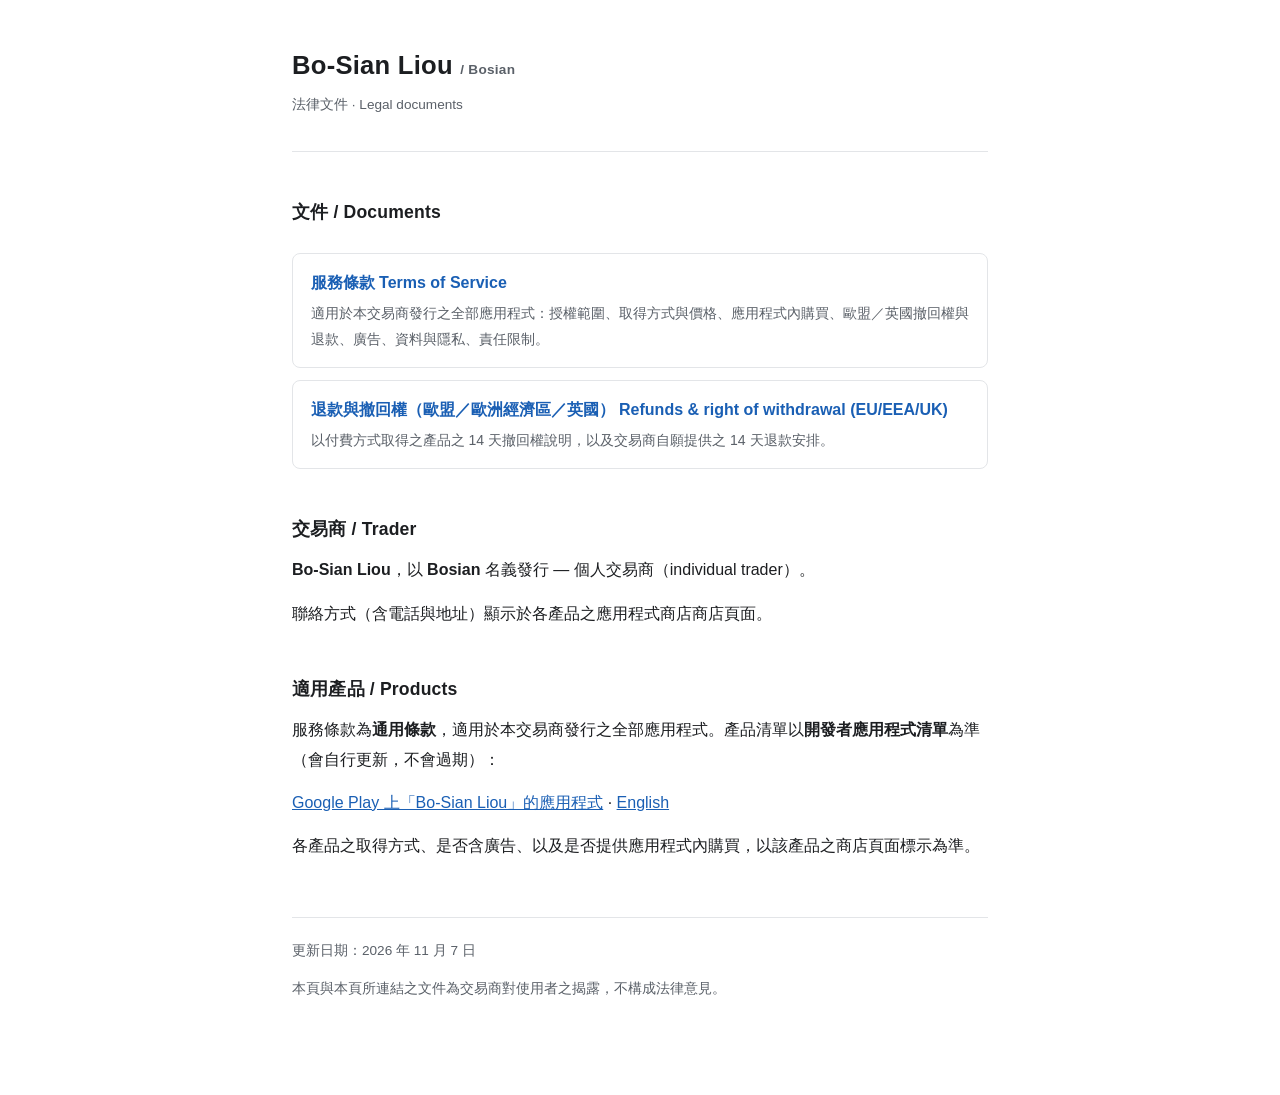
<file: index.html>
<!DOCTYPE html>
<html lang="zh-Hant">
<head>
<meta charset="utf-8">
<meta name="viewport" content="width=device-width, initial-scale=1">
<title>Bo-Sian Liou (Bosian) — 法律文件 / Legal documents</title>
<meta name="description" content="Bo-Sian Liou（Bosian）所發行應用程式之法律文件：服務條款、退款與撤回權。">
<link rel="stylesheet" href="assets/style.css">
</head>
<body>
<div class="wrap">

<header class="doc">
  <h1>Bo-Sian Liou <span class="meta">/ Bosian</span></h1>
  <p class="meta">法律文件 · Legal documents</p>
</header>

<h2>文件 / Documents</h2>

<ul class="doc-list">
  <li>
    <a href="terms.html">服務條款</a>
    <a href="terms.en.html" style="font-weight:600">Terms of Service</a>
    <span>適用於本交易商發行之全部應用程式：授權範圍、取得方式與價格、應用程式內購買、歐盟／英國撤回權與退款、廣告、資料與隱私、責任限制。</span>
  </li>
  <li>
    <a href="refund.html">退款與撤回權（歐盟／歐洲經濟區／英國）</a>
    <a href="refund.en.html" style="font-weight:600">Refunds &amp; right of withdrawal (EU/EEA/UK)</a>
    <span>以付費方式取得之產品之 14 天撤回權說明，以及交易商自願提供之 14 天退款安排。</span>
  </li>
</ul>

<h2>交易商 / Trader</h2>

<p><strong>Bo-Sian Liou</strong>，以 <strong>Bosian</strong> 名義發行 — 個人交易商（individual trader）。</p>

<p>聯絡方式（含電話與地址）顯示於各產品之應用程式商店商店頁面。</p>

<h2>適用產品 / Products</h2>

<p>服務條款為<strong>通用條款</strong>，適用於本交易商發行之全部應用程式。產品清單以<strong>開發者應用程式清單</strong>為準（會自行更新，不會過期）：</p>

<p><a href="https://play.google.com/store/apps/developer?id=Bo-Sian+Liou">Google Play 上「Bo-Sian Liou」的應用程式</a> ·
<a href="https://play.google.com/store/apps/developer?id=Bo-Sian+Liou&hl=en">English</a></p>

<p>各產品之取得方式、是否含廣告、以及是否提供應用程式內購買，以該產品之商店頁面標示為準。</p>

<footer class="doc">
  <p>更新日期：2026 年 11 月 7 日</p>
  <p>本頁與本頁所連結之文件為交易商對使用者之揭露，不構成法律意見。</p>
</footer>

</div>
</body>
</html>
</file>
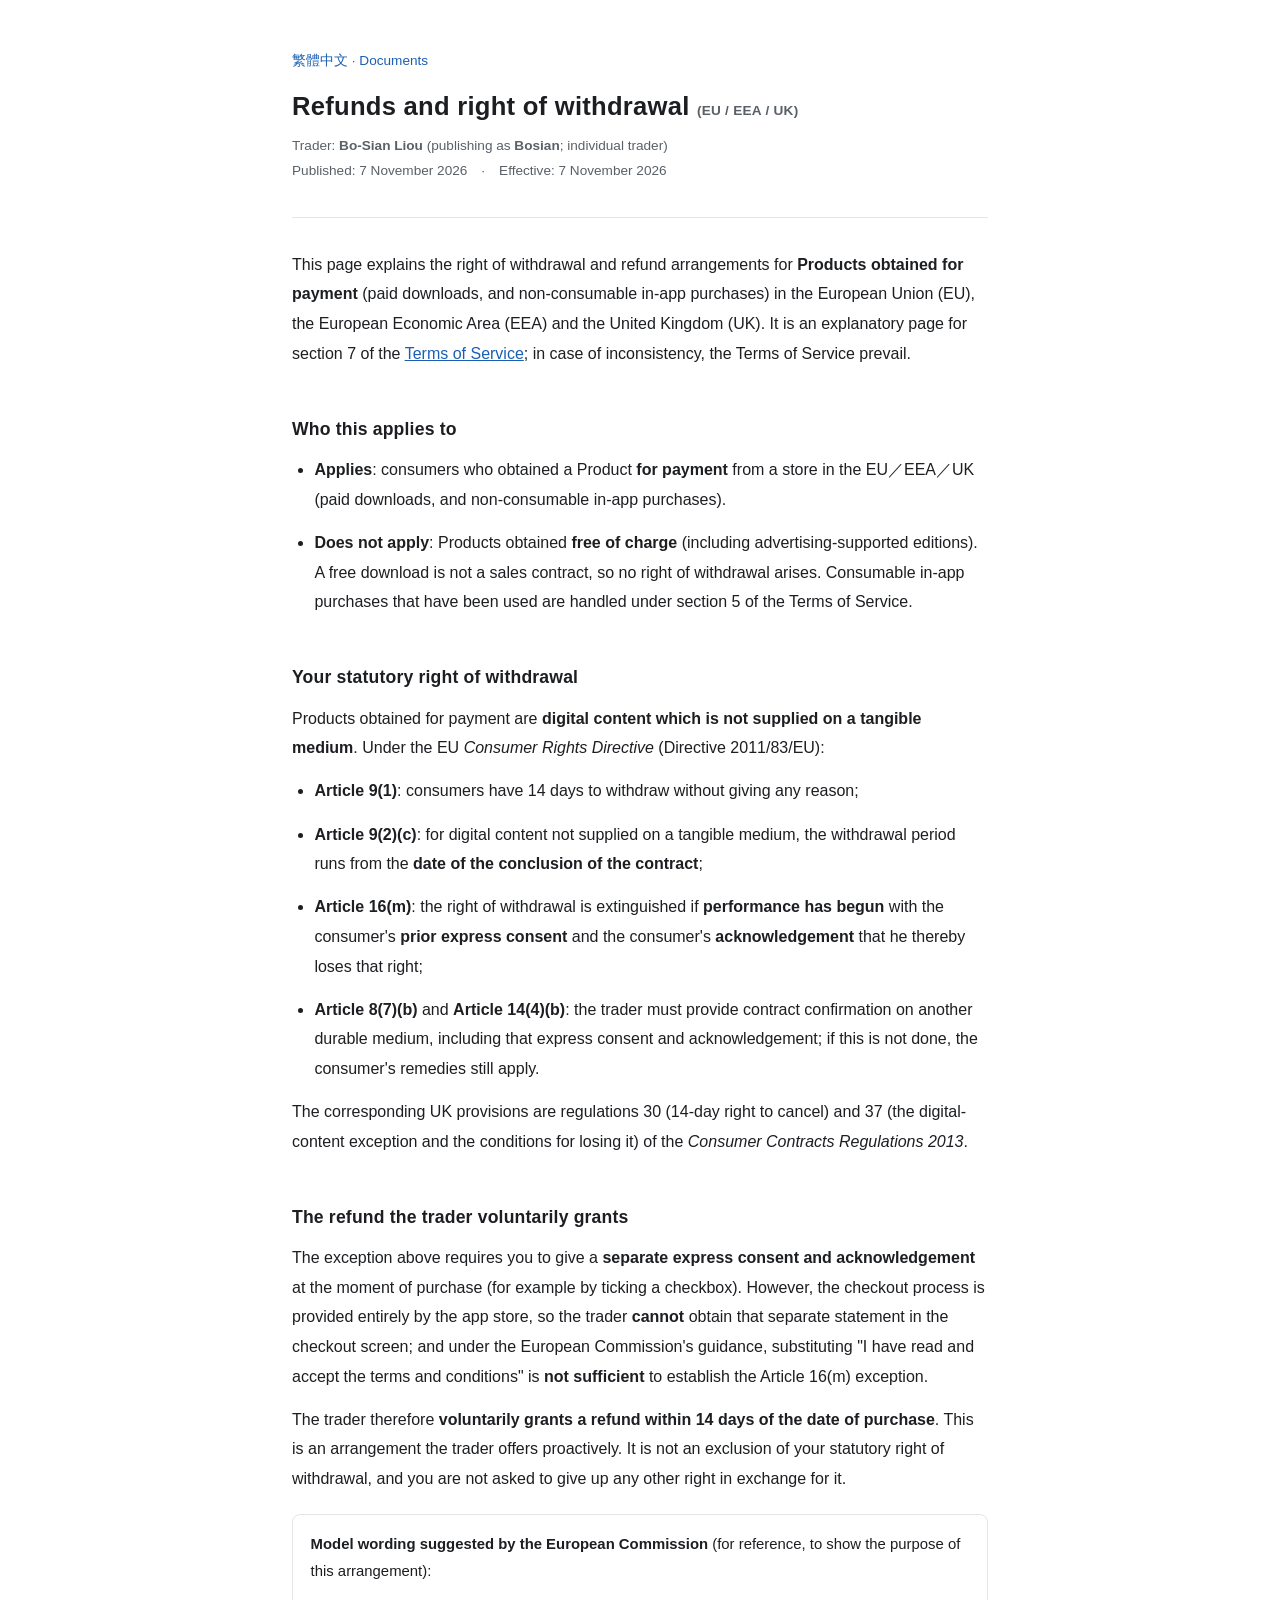
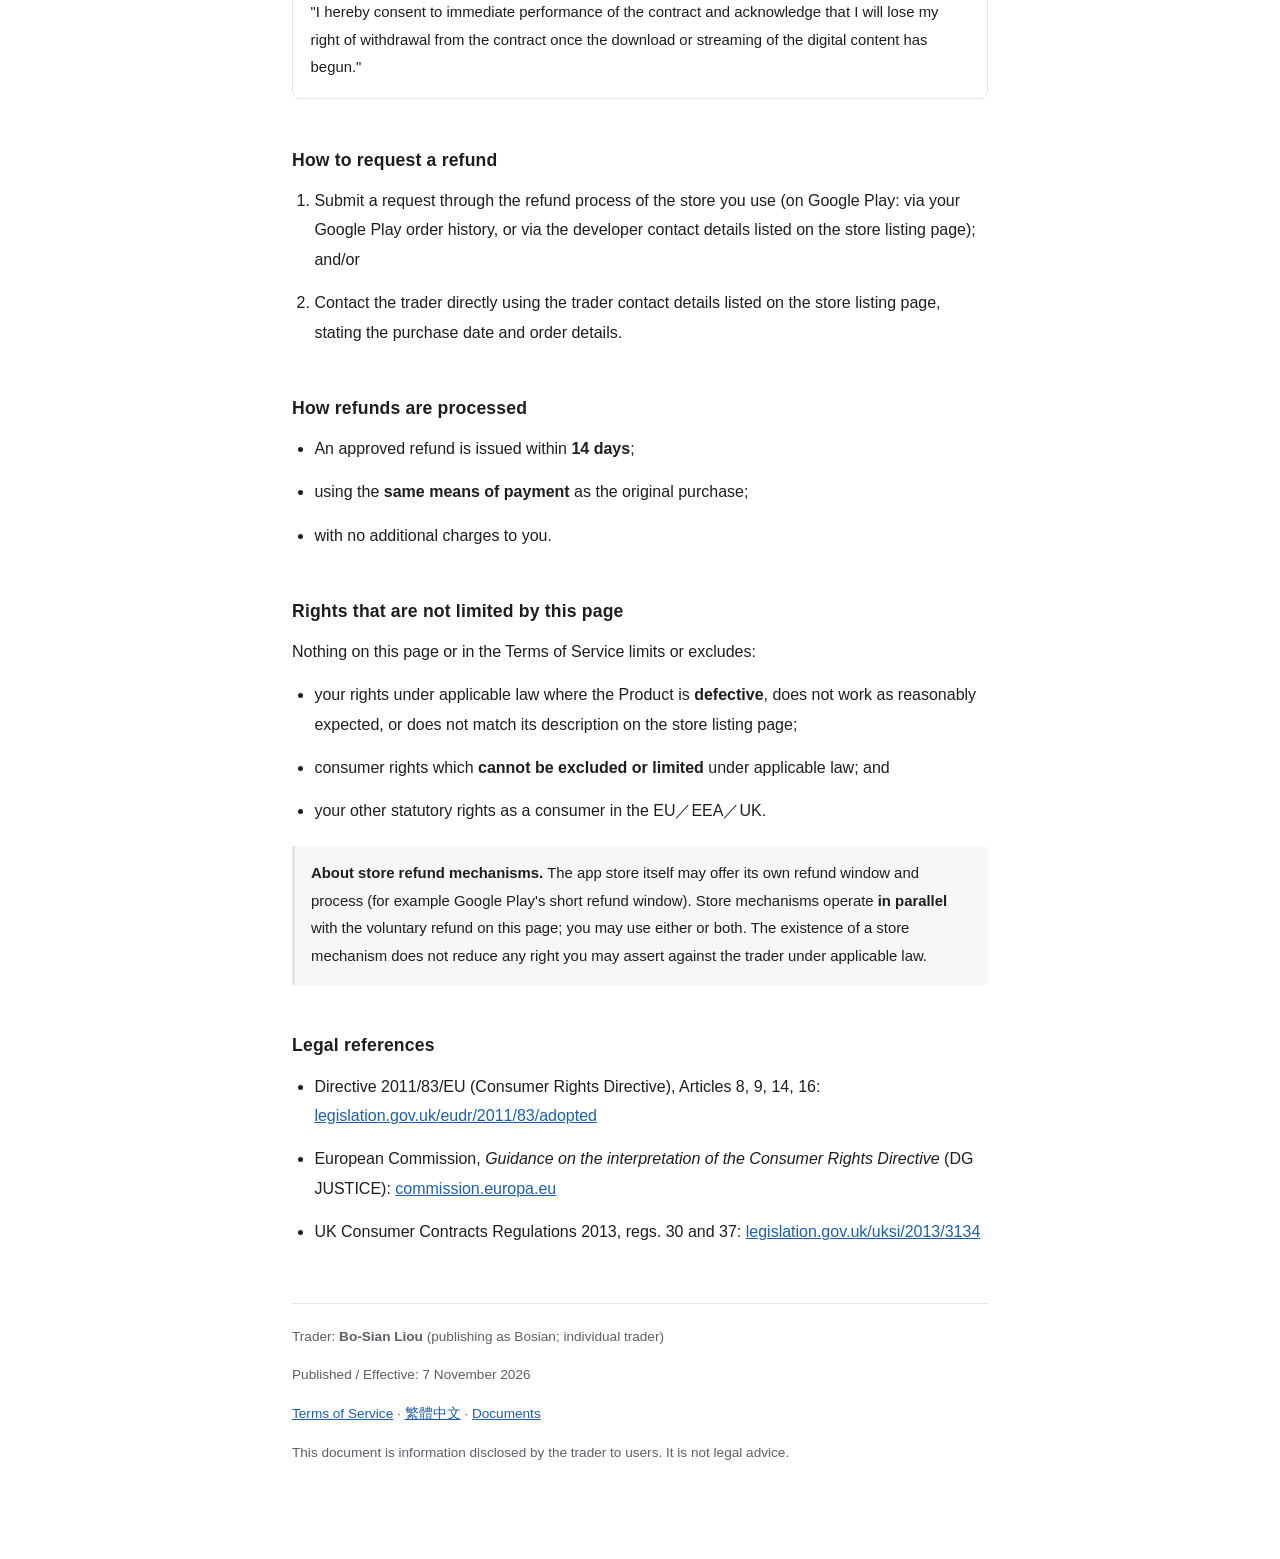
<file: refund.en.html>
<!DOCTYPE html>
<html lang="en">
<head>
<meta charset="utf-8">
<meta name="viewport" content="width=device-width, initial-scale=1">
<title>Refunds and right of withdrawal (EU/UK) — Bosian</title>
<meta name="description" content="Right of withdrawal and refund arrangements for Countdown Life (paid download) in the EU, EEA and UK.">
<link rel="stylesheet" href="assets/style.css">
</head>
<body>
<div class="wrap">

<header class="doc">
  <p class="lang"><a href="refund.html">繁體中文</a> · <a href="index.html">Documents</a></p>
  <h1>Refunds and right of withdrawal <span class="meta">(EU / EEA / UK)</span></h1>
  <p class="meta">Trader: <strong>Bo-Sian Liou</strong> (publishing as <strong>Bosian</strong>; individual trader)<br>
  Published: 7 November 2026　·　Effective: 7 November 2026</p>
</header>

<p>This page explains the right of withdrawal and refund arrangements for <strong>Products obtained for payment</strong> (paid downloads, and non-consumable in-app purchases) in the European Union (EU), the European Economic Area (EEA) and the United Kingdom (UK). It is an explanatory page for section 7 of the <a href="terms.en.html">Terms of Service</a>; in case of inconsistency, the Terms of Service prevail.</p>

<h2>Who this applies to</h2>

<ul>
  <li><strong>Applies</strong>: consumers who obtained a Product <strong>for payment</strong> from a store in the EU／EEA／UK (paid downloads, and non-consumable in-app purchases).</li>
  <li><strong>Does not apply</strong>: Products obtained <strong>free of charge</strong> (including advertising-supported editions). A free download is not a sales contract, so no right of withdrawal arises. Consumable in-app purchases that have been used are handled under section 5 of the Terms of Service.</li>
</ul>

<h2>Your statutory right of withdrawal</h2>

<p>Products obtained for payment are <strong>digital content which is not supplied on a tangible medium</strong>. Under the EU <em>Consumer Rights Directive</em> (Directive 2011/83/EU):</p>

<ul>
  <li><strong>Article 9(1)</strong>: consumers have 14 days to withdraw without giving any reason;</li>
  <li><strong>Article 9(2)(c)</strong>: for digital content not supplied on a tangible medium, the withdrawal period runs from the <strong>date of the conclusion of the contract</strong>;</li>
  <li><strong>Article 16(m)</strong>: the right of withdrawal is extinguished if <strong>performance has begun</strong> with the consumer's <strong>prior express consent</strong> and the consumer's <strong>acknowledgement</strong> that he thereby loses that right;</li>
  <li><strong>Article 8(7)(b)</strong> and <strong>Article 14(4)(b)</strong>: the trader must provide contract confirmation on another durable medium, including that express consent and acknowledgement; if this is not done, the consumer's remedies still apply.</li>
</ul>

<p>The corresponding UK provisions are regulations 30 (14-day right to cancel) and 37 (the digital-content exception and the conditions for losing it) of the <em>Consumer Contracts Regulations 2013</em>.</p>

<h2>The refund the trader voluntarily grants</h2>

<p>The exception above requires you to give a <strong>separate express consent and acknowledgement</strong> at the moment of purchase (for example by ticking a checkbox). However, the checkout process is provided entirely by the app store, so the trader <strong>cannot</strong> obtain that separate statement in the checkout screen; and under the European Commission's guidance, substituting "I have read and accept the terms and conditions" is <strong>not sufficient</strong> to establish the Article 16(m) exception.</p>

<p>The trader therefore <strong>voluntarily grants a refund within 14 days of the date of purchase</strong>. This is an arrangement the trader offers proactively. It is not an exclusion of your statutory right of withdrawal, and you are not asked to give up any other right in exchange for it.</p>

<div class="callout">
<p><strong>Model wording suggested by the European Commission</strong> (for reference, to show the purpose of this arrangement):</p>
<p>"I hereby consent to immediate performance of the contract and acknowledge that I will lose my right of withdrawal from the contract once the download or streaming of the digital content has begun."</p>
</div>

<h2>How to request a refund</h2>

<ol>
  <li>Submit a request through the refund process of the store you use (on Google Play: via your Google Play order history, or via the developer contact details listed on the store listing page); and/or</li>
  <li>Contact the trader directly using the trader contact details listed on the store listing page, stating the purchase date and order details.</li>
</ol>

<h2>How refunds are processed</h2>

<ul>
  <li>An approved refund is issued within <strong>14 days</strong>;</li>
  <li>using the <strong>same means of payment</strong> as the original purchase;</li>
  <li>with no additional charges to you.</li>
</ul>

<h2>Rights that are not limited by this page</h2>

<p>Nothing on this page or in the Terms of Service limits or excludes:</p>

<ul>
  <li>your rights under applicable law where the Product is <strong>defective</strong>, does not work as reasonably expected, or does not match its description on the store listing page;</li>
  <li>consumer rights which <strong>cannot be excluded or limited</strong> under applicable law; and</li>
  <li>your other statutory rights as a consumer in the EU／EEA／UK.</li>
</ul>

<p class="note">
<strong>About store refund mechanisms.</strong> The app store itself may offer its own refund window and process (for example Google Play's short refund window). Store mechanisms operate <strong>in parallel</strong> with the voluntary refund on this page; you may use either or both. The existence of a store mechanism does not reduce any right you may assert against the trader under applicable law.
</p>

<h2>Legal references</h2>

<ul>
  <li>Directive 2011/83/EU (Consumer Rights Directive), Articles 8, 9, 14, 16: <a href="https://www.legislation.gov.uk/eudr/2011/83/adopted">legislation.gov.uk/eudr/2011/83/adopted</a></li>
  <li>European Commission, <em>Guidance on the interpretation of the Consumer Rights Directive</em> (DG JUSTICE): <a href="https://commission.europa.eu/law/law-topic/consumer-protection-law/consumer-contract-law/consumer-rights-directive_en">commission.europa.eu</a></li>
  <li>UK Consumer Contracts Regulations 2013, regs. 30 and 37: <a href="https://www.legislation.gov.uk/uksi/2013/3134/contents/made">legislation.gov.uk/uksi/2013/3134</a></li>
</ul>

<footer class="doc">
  <p>Trader: <strong>Bo-Sian Liou</strong> (publishing as Bosian; individual trader)</p>
  <p>Published / Effective: 7 November 2026</p>
  <p><a href="terms.en.html">Terms of Service</a> · <a href="refund.html">繁體中文</a> · <a href="index.html">Documents</a></p>
  <p>This document is information disclosed by the trader to users. It is not legal advice.</p>
</footer>

</div>
</body>
</html>
</file>
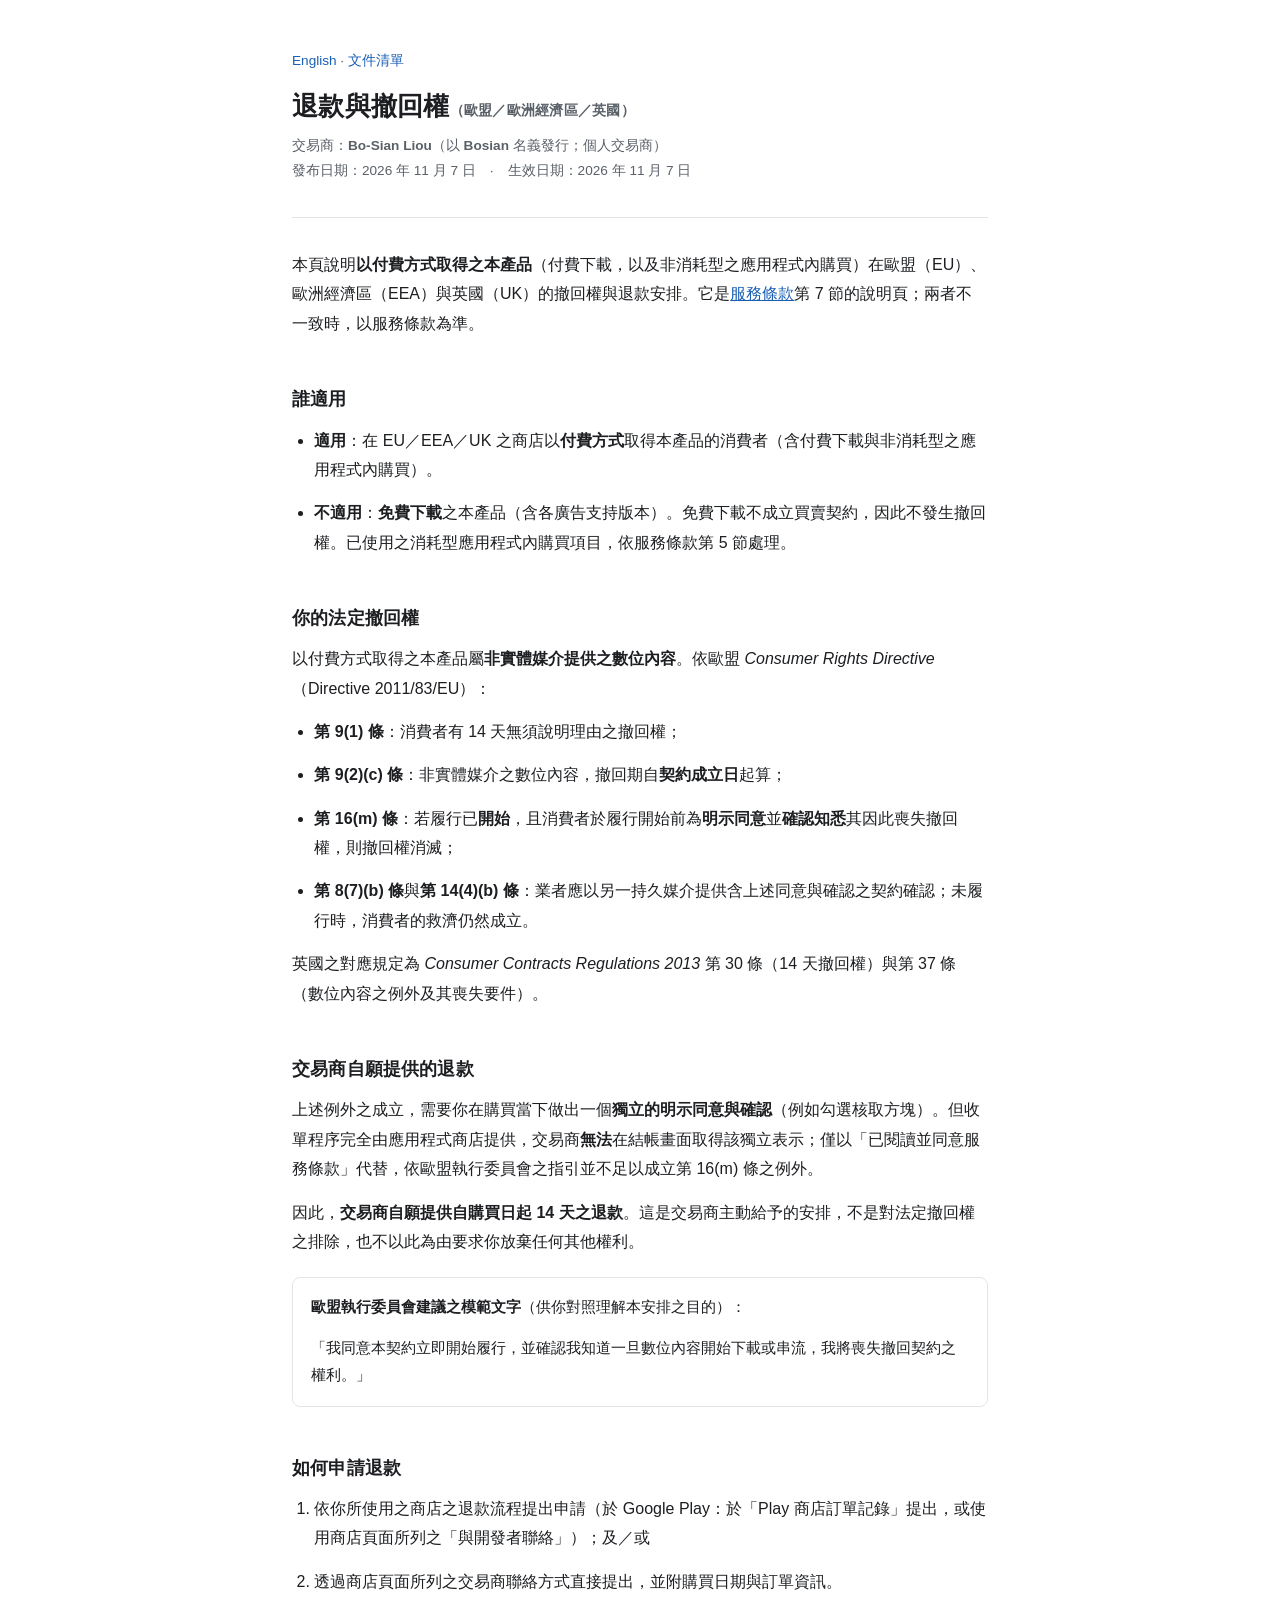
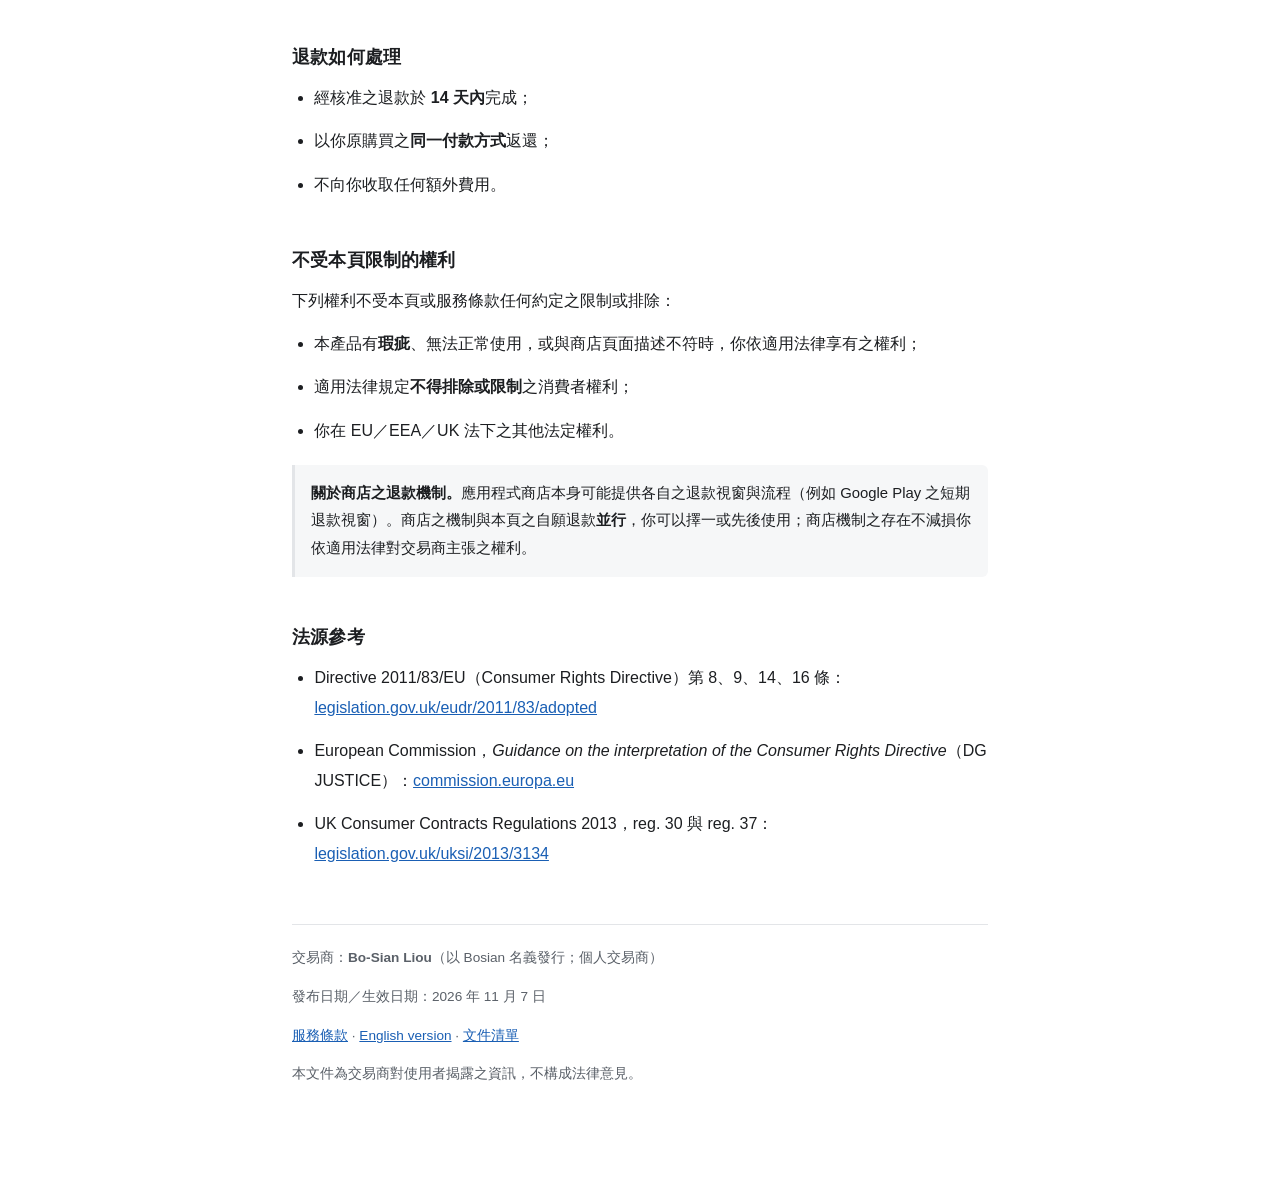
<file: refund.html>
<!DOCTYPE html>
<html lang="zh-Hant">
<head>
<meta charset="utf-8">
<meta name="viewport" content="width=device-width, initial-scale=1">
<title>退款與撤回權（歐盟／英國）— Bosian</title>
<meta name="description" content="倒數人生（付費下載）在歐盟、歐洲經濟區與英國的撤回權與退款說明。">
<link rel="stylesheet" href="assets/style.css">
</head>
<body>
<div class="wrap">

<header class="doc">
  <p class="lang"><a href="refund.en.html">English</a> · <a href="index.html">文件清單</a></p>
  <h1>退款與撤回權<span class="meta">（歐盟／歐洲經濟區／英國）</span></h1>
  <p class="meta">交易商：<strong>Bo-Sian Liou</strong>（以 <strong>Bosian</strong> 名義發行；個人交易商）<br>
  發布日期：2026 年 11 月 7 日　·　生效日期：2026 年 11 月 7 日</p>
</header>

<p>本頁說明<strong>以付費方式取得之本產品</strong>（付費下載，以及非消耗型之應用程式內購買）在歐盟（EU）、歐洲經濟區（EEA）與英國（UK）的撤回權與退款安排。它是<a href="terms.html">服務條款</a>第 7 節的說明頁；兩者不一致時，以服務條款為準。</p>

<h2>誰適用</h2>

<ul>
  <li><strong>適用</strong>：在 EU／EEA／UK 之商店以<strong>付費方式</strong>取得本產品的消費者（含付費下載與非消耗型之應用程式內購買）。</li>
  <li><strong>不適用</strong>：<strong>免費下載</strong>之本產品（含各廣告支持版本）。免費下載不成立買賣契約，因此不發生撤回權。已使用之消耗型應用程式內購買項目，依服務條款第 5 節處理。</li>
</ul>

<h2>你的法定撤回權</h2>

<p>以付費方式取得之本產品屬<strong>非實體媒介提供之數位內容</strong>。依歐盟 <em>Consumer Rights Directive</em>（Directive 2011/83/EU）：</p>

<ul>
  <li><strong>第 9(1) 條</strong>：消費者有 14 天無須說明理由之撤回權；</li>
  <li><strong>第 9(2)(c) 條</strong>：非實體媒介之數位內容，撤回期自<strong>契約成立日</strong>起算；</li>
  <li><strong>第 16(m) 條</strong>：若履行已<strong>開始</strong>，且消費者於履行開始前為<strong>明示同意</strong>並<strong>確認知悉</strong>其因此喪失撤回權，則撤回權消滅；</li>
  <li><strong>第 8(7)(b) 條</strong>與<strong>第 14(4)(b) 條</strong>：業者應以另一持久媒介提供含上述同意與確認之契約確認；未履行時，消費者的救濟仍然成立。</li>
</ul>

<p>英國之對應規定為 <em>Consumer Contracts Regulations 2013</em> 第 30 條（14 天撤回權）與第 37 條（數位內容之例外及其喪失要件）。</p>

<h2>交易商自願提供的退款</h2>

<p>上述例外之成立，需要你在購買當下做出一個<strong>獨立的明示同意與確認</strong>（例如勾選核取方塊）。但收單程序完全由應用程式商店提供，交易商<strong>無法</strong>在結帳畫面取得該獨立表示；僅以「已閱讀並同意服務條款」代替，依歐盟執行委員會之指引並不足以成立第 16(m) 條之例外。</p>

<p>因此，<strong>交易商自願提供自購買日起 14 天之退款</strong>。這是交易商主動給予的安排，不是對法定撤回權之排除，也不以此為由要求你放棄任何其他權利。</p>

<div class="callout">
<p><strong>歐盟執行委員會建議之模範文字</strong>（供你對照理解本安排之目的）：</p>
<p>「我同意本契約立即開始履行，並確認我知道一旦數位內容開始下載或串流，我將喪失撤回契約之權利。」</p>
</div>

<h2>如何申請退款</h2>

<ol>
  <li>依你所使用之商店之退款流程提出申請（於 Google Play：於「Play 商店訂單記錄」提出，或使用商店頁面所列之「與開發者聯絡」）；及／或</li>
  <li>透過商店頁面所列之交易商聯絡方式直接提出，並附購買日期與訂單資訊。</li>
</ol>

<h2>退款如何處理</h2>

<ul>
  <li>經核准之退款於 <strong>14 天內</strong>完成；</li>
  <li>以你原購買之<strong>同一付款方式</strong>返還；</li>
  <li>不向你收取任何額外費用。</li>
</ul>

<h2>不受本頁限制的權利</h2>

<p>下列權利不受本頁或服務條款任何約定之限制或排除：</p>

<ul>
  <li>本產品有<strong>瑕疵</strong>、無法正常使用，或與商店頁面描述不符時，你依適用法律享有之權利；</li>
  <li>適用法律規定<strong>不得排除或限制</strong>之消費者權利；</li>
  <li>你在 EU／EEA／UK 法下之其他法定權利。</li>
</ul>

<p class="note">
<strong>關於商店之退款機制。</strong>應用程式商店本身可能提供各自之退款視窗與流程（例如 Google Play 之短期退款視窗）。商店之機制與本頁之自願退款<strong>並行</strong>，你可以擇一或先後使用；商店機制之存在不減損你依適用法律對交易商主張之權利。
</p>

<h2>法源參考</h2>

<ul>
  <li>Directive 2011/83/EU（Consumer Rights Directive）第 8、9、14、16 條：<a href="https://www.legislation.gov.uk/eudr/2011/83/adopted">legislation.gov.uk/eudr/2011/83/adopted</a></li>
  <li>European Commission，<em>Guidance on the interpretation of the Consumer Rights Directive</em>（DG JUSTICE）：<a href="https://commission.europa.eu/law/law-topic/consumer-protection-law/consumer-contract-law/consumer-rights-directive_en">commission.europa.eu</a></li>
  <li>UK Consumer Contracts Regulations 2013，reg. 30 與 reg. 37：<a href="https://www.legislation.gov.uk/uksi/2013/3134/contents/made">legislation.gov.uk/uksi/2013/3134</a></li>
</ul>

<footer class="doc">
  <p>交易商：<strong>Bo-Sian Liou</strong>（以 Bosian 名義發行；個人交易商）</p>
  <p>發布日期／生效日期：2026 年 11 月 7 日</p>
  <p><a href="terms.html">服務條款</a> · <a href="refund.en.html">English version</a> · <a href="index.html">文件清單</a></p>
  <p>本文件為交易商對使用者揭露之資訊，不構成法律意見。</p>
</footer>

</div>
</body>
</html>
</file>
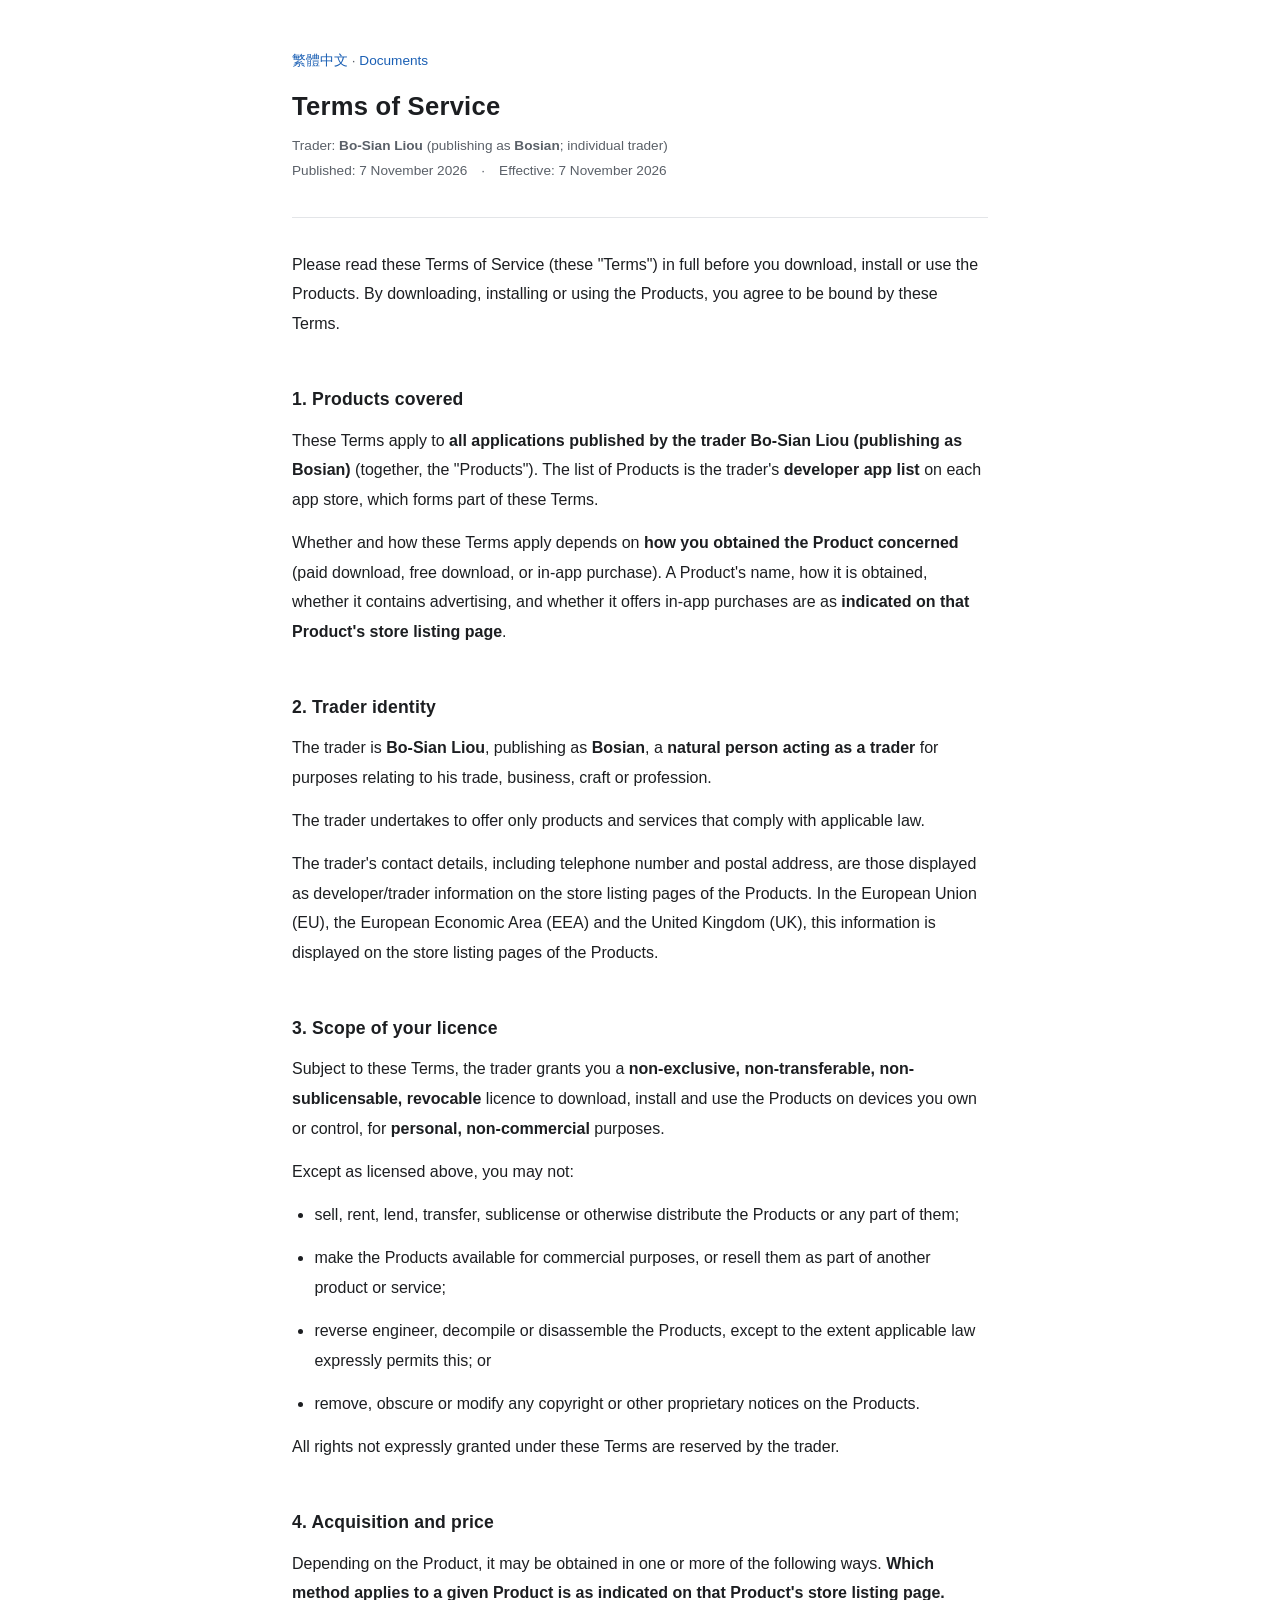
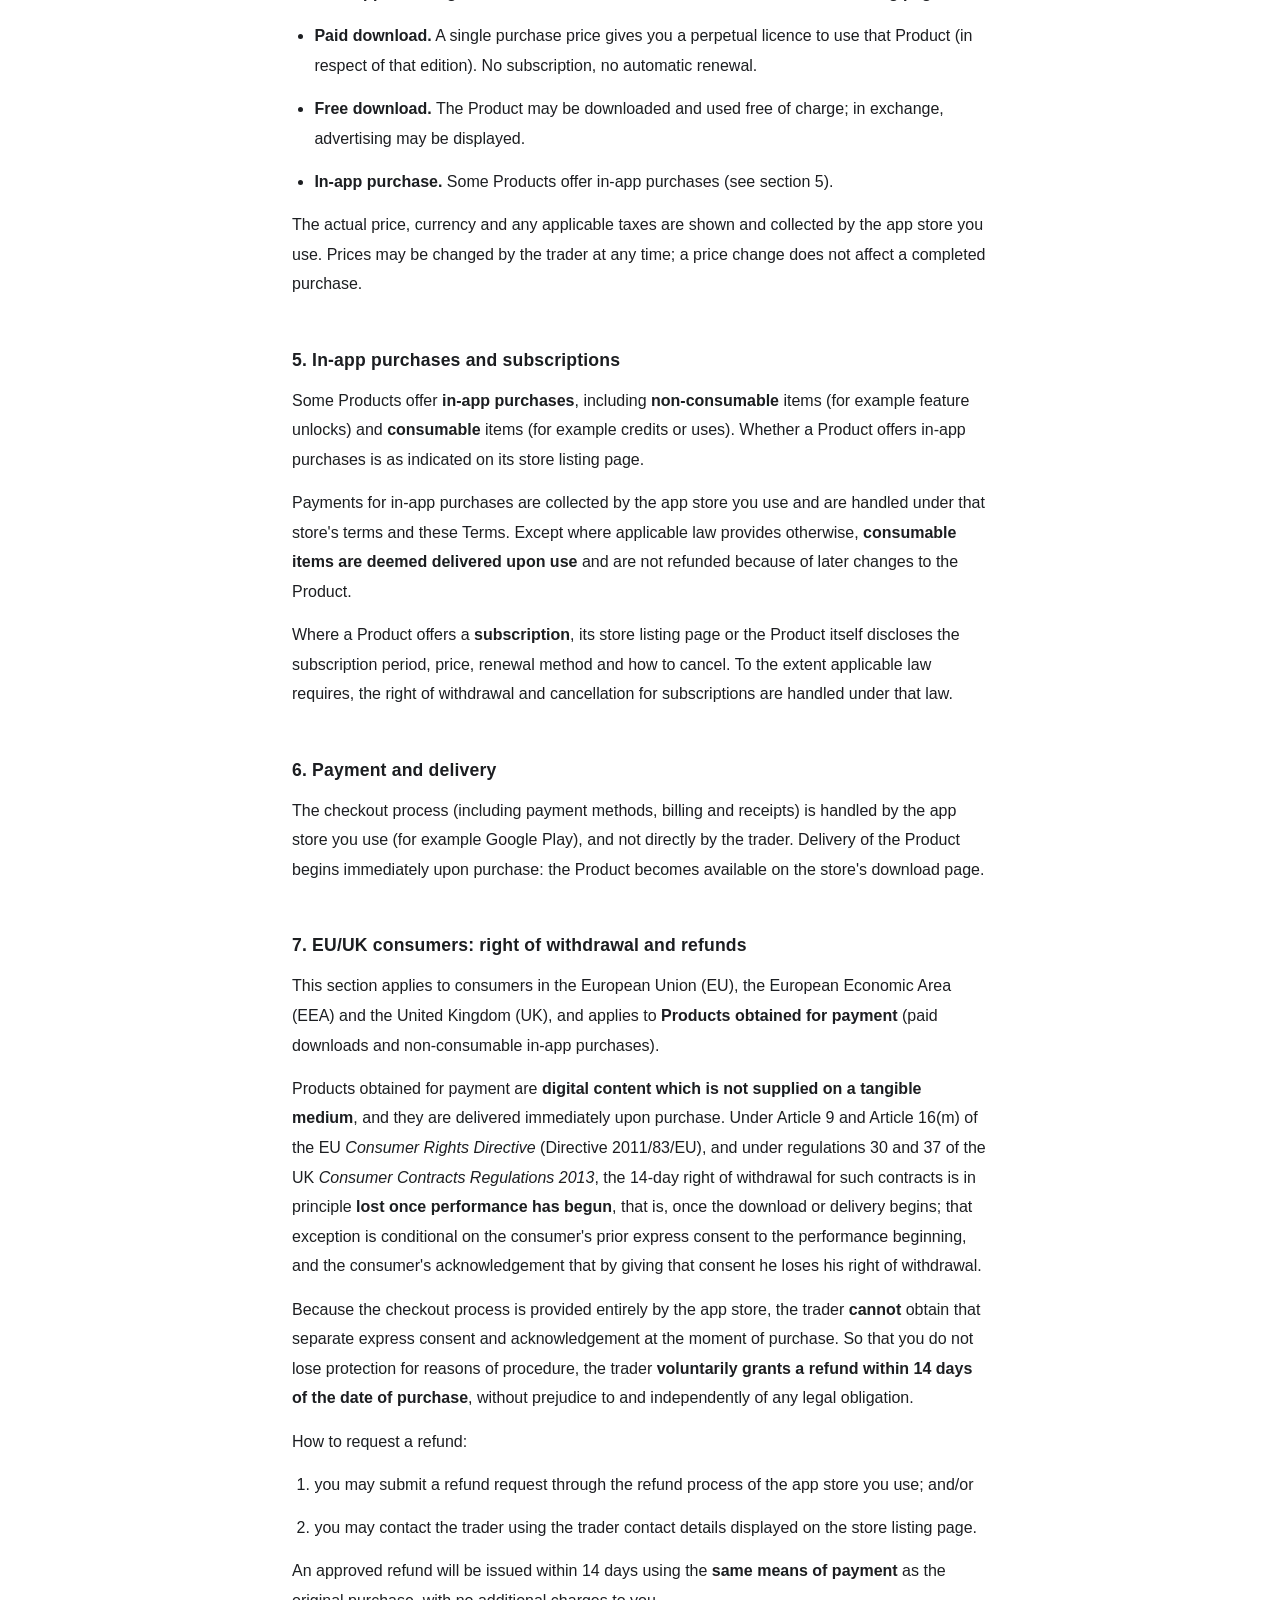
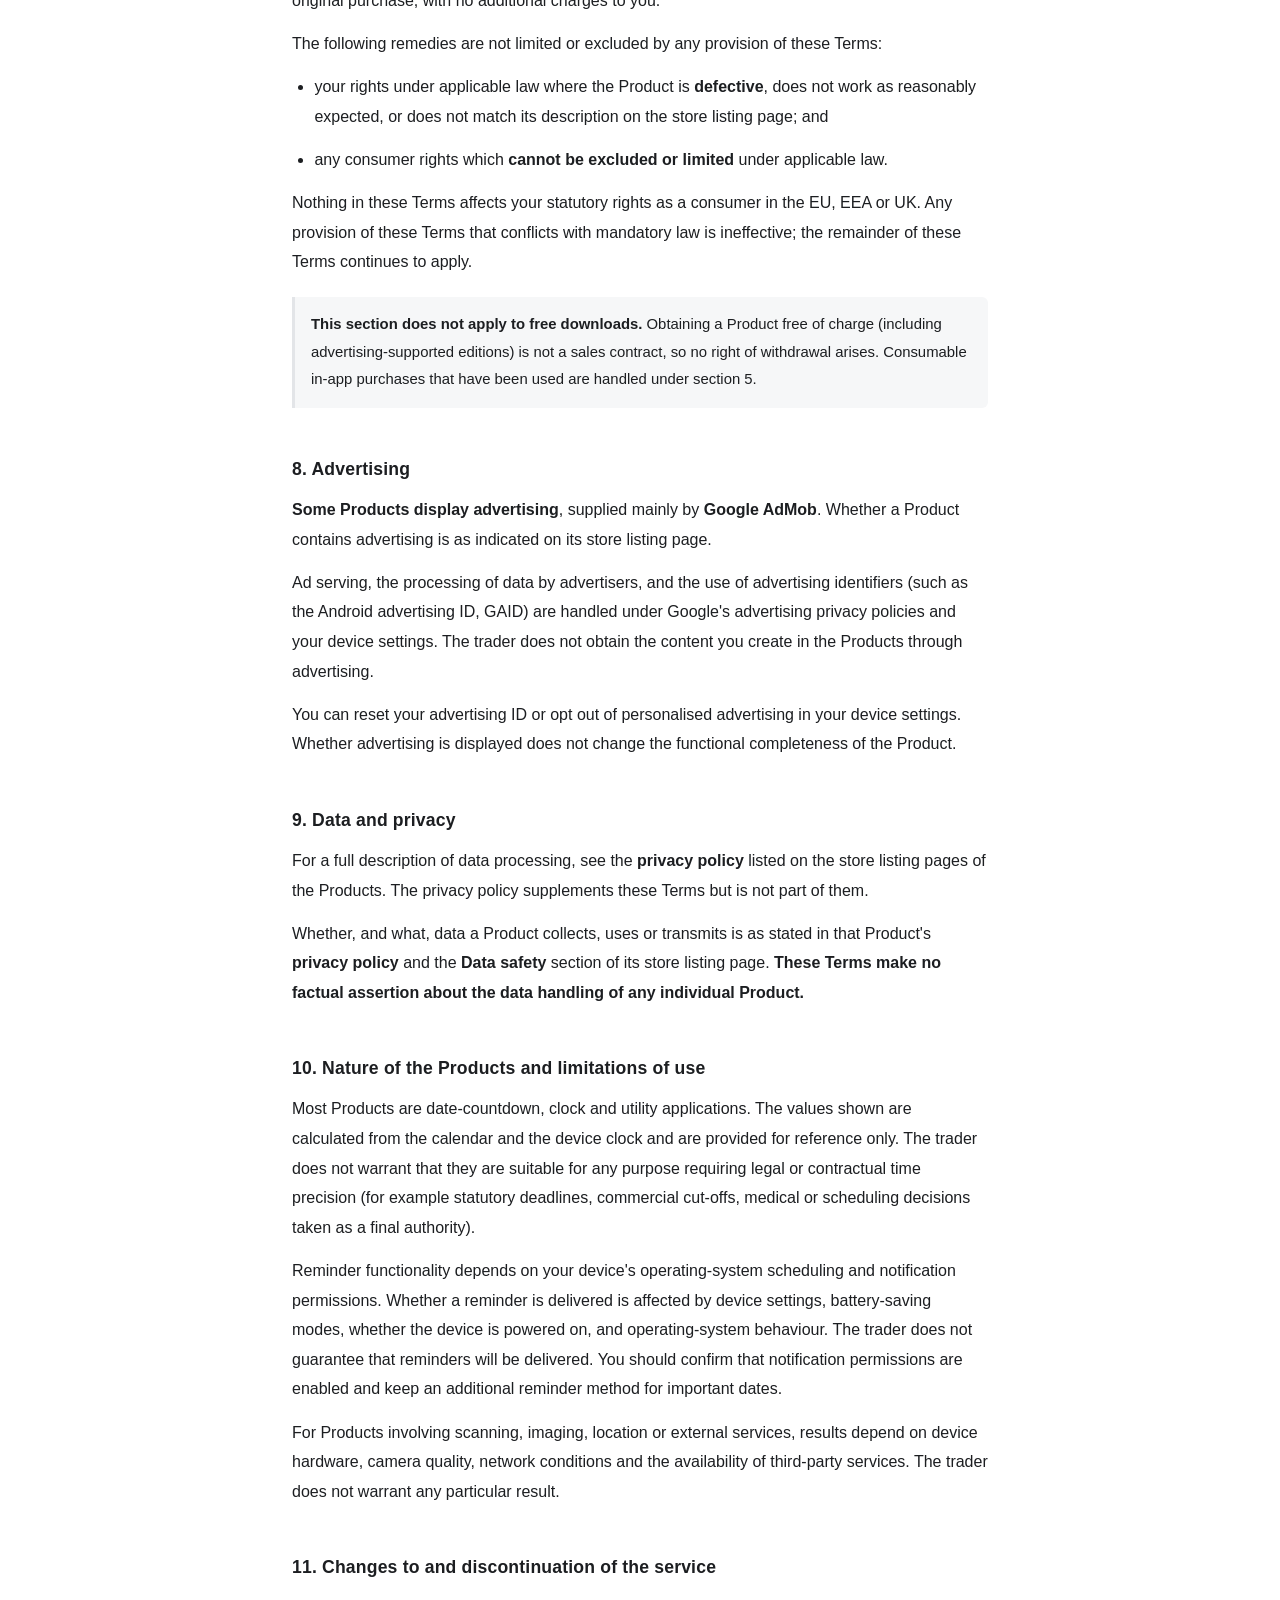
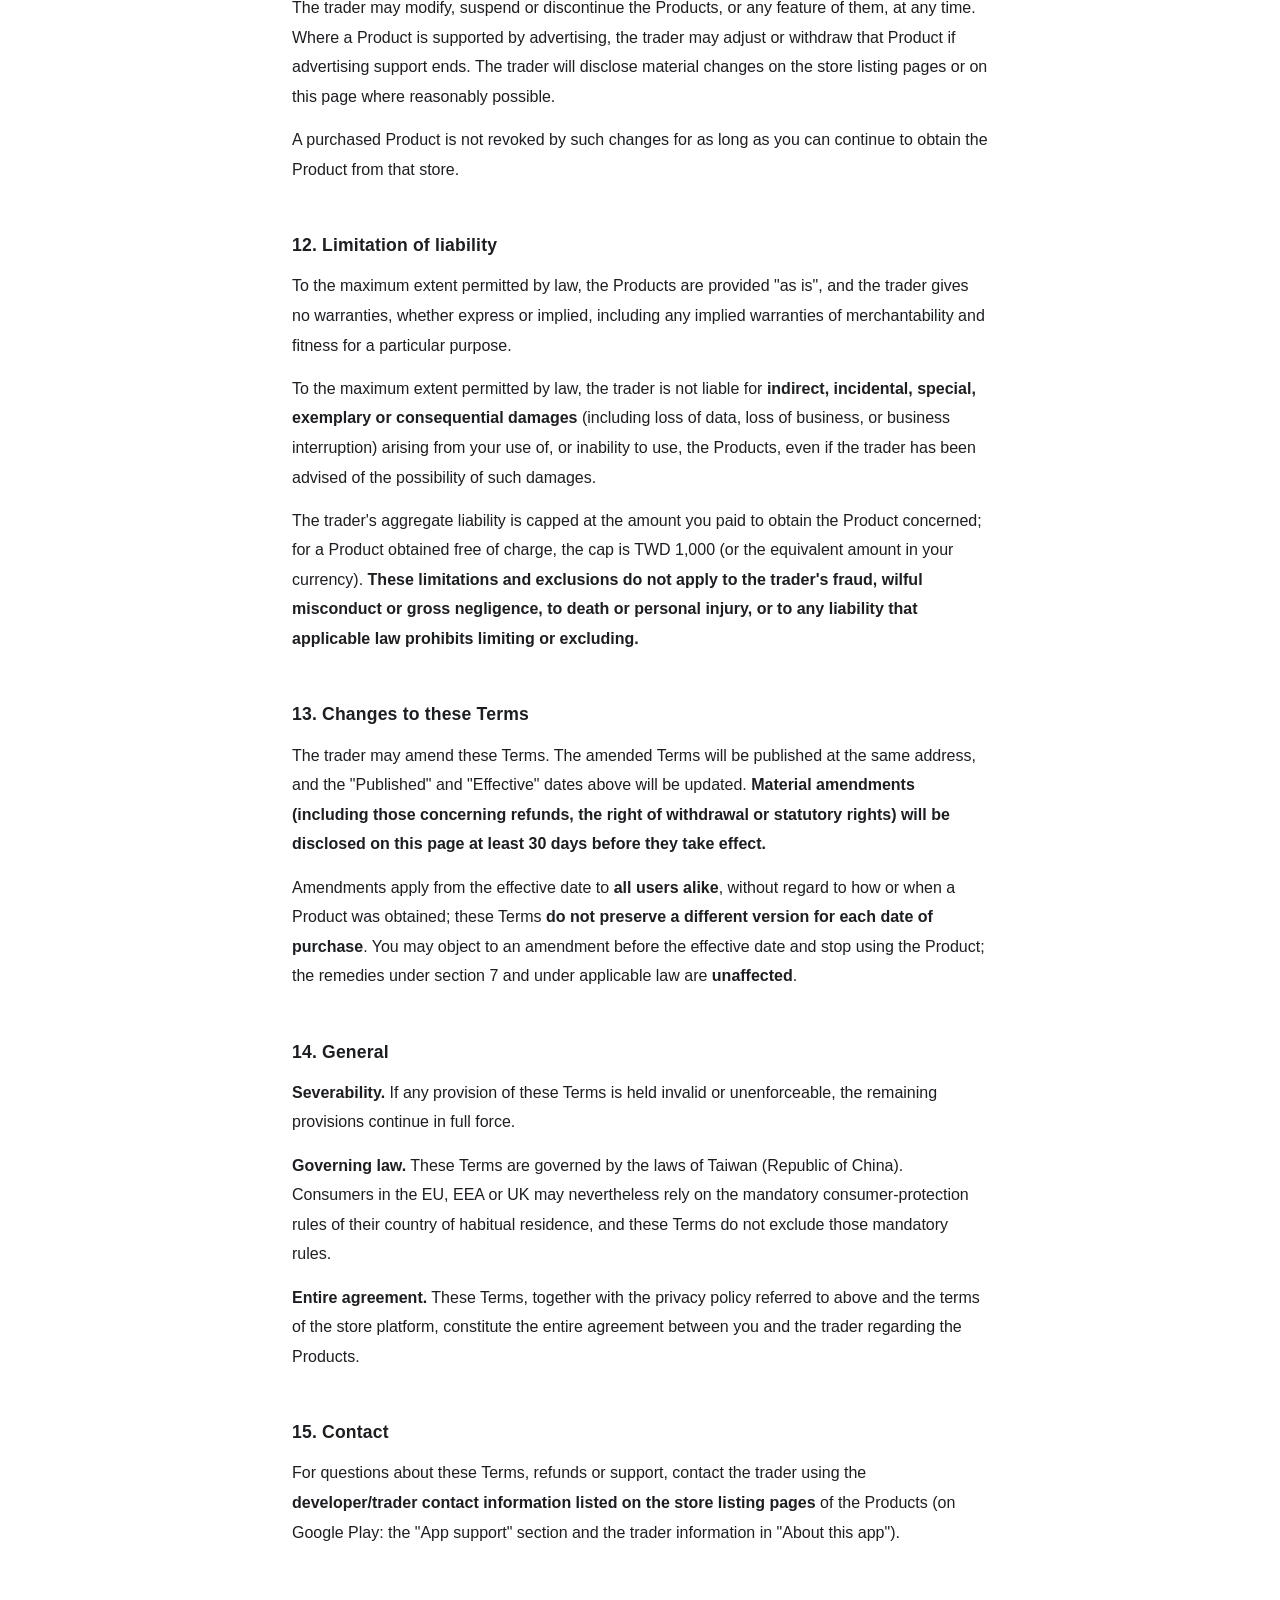
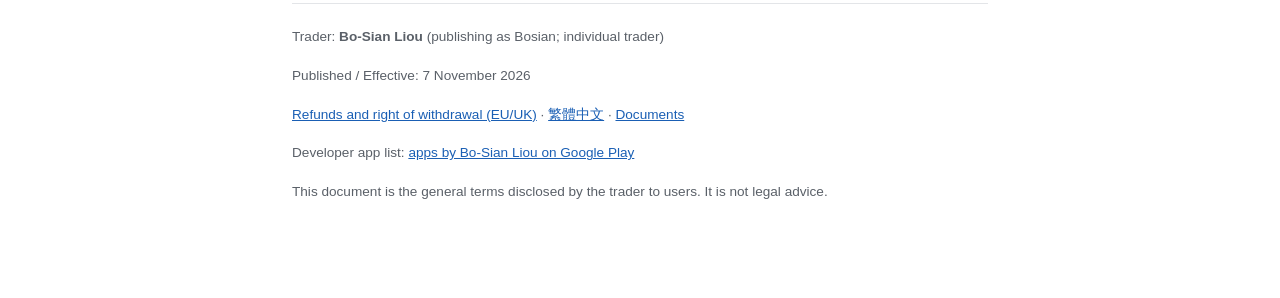
<file: terms.en.html>
<!DOCTYPE html>
<html lang="en">
<head>
<meta charset="utf-8">
<meta name="viewport" content="width=device-width, initial-scale=1">
<title>Terms of Service — Bo-Sian Liou (Bosian)</title>
<meta name="description" content="Terms of Service for applications published by Bo-Sian Liou (Bosian).">
<link rel="stylesheet" href="assets/style.css">
</head>
<body>
<div class="wrap">

<header class="doc">
  <p class="lang"><a href="terms.html">繁體中文</a> · <a href="index.html">Documents</a></p>
  <h1>Terms of Service</h1>
  <p class="meta">Trader: <strong>Bo-Sian Liou</strong> (publishing as <strong>Bosian</strong>; individual trader)<br>
  Published: 7 November 2026　·　Effective: 7 November 2026</p>
</header>

<p>Please read these Terms of Service (these "Terms") in full before you download, install or use the Products. By downloading, installing or using the Products, you agree to be bound by these Terms.</p>

<h2>1. Products covered</h2>

<p>These Terms apply to <strong>all applications published by the trader Bo-Sian Liou (publishing as Bosian)</strong> (together, the "Products"). The list of Products is the trader's <strong>developer app list</strong> on each app store, which forms part of these Terms.</p>

<p>Whether and how these Terms apply depends on <strong>how you obtained the Product concerned</strong> (paid download, free download, or in-app purchase). A Product's name, how it is obtained, whether it contains advertising, and whether it offers in-app purchases are as <strong>indicated on that Product's store listing page</strong>.</p>

<h2>2. Trader identity</h2>

<p>The trader is <strong>Bo-Sian Liou</strong>, publishing as <strong>Bosian</strong>, a <strong>natural person acting as a trader</strong> for purposes relating to his trade, business, craft or profession.</p>

<p>The trader undertakes to offer only products and services that comply with applicable law.</p>

<p>The trader's contact details, including telephone number and postal address, are those displayed as developer/trader information on the store listing pages of the Products. In the European Union (EU), the European Economic Area (EEA) and the United Kingdom (UK), this information is displayed on the store listing pages of the Products.</p>

<h2>3. Scope of your licence</h2>

<p>Subject to these Terms, the trader grants you a <strong>non-exclusive, non-transferable, non-sublicensable, revocable</strong> licence to download, install and use the Products on devices you own or control, for <strong>personal, non-commercial</strong> purposes.</p>

<p>Except as licensed above, you may not:</p>

<ul>
  <li>sell, rent, lend, transfer, sublicense or otherwise distribute the Products or any part of them;</li>
  <li>make the Products available for commercial purposes, or resell them as part of another product or service;</li>
  <li>reverse engineer, decompile or disassemble the Products, except to the extent applicable law expressly permits this; or</li>
  <li>remove, obscure or modify any copyright or other proprietary notices on the Products.</li>
</ul>

<p>All rights not expressly granted under these Terms are reserved by the trader.</p>

<h2>4. Acquisition and price</h2>

<p>Depending on the Product, it may be obtained in one or more of the following ways. <strong>Which method applies to a given Product is as indicated on that Product's store listing page.</strong></p>

<ul>
  <li><strong>Paid download.</strong> A single purchase price gives you a perpetual licence to use that Product (in respect of that edition). No subscription, no automatic renewal.</li>
  <li><strong>Free download.</strong> The Product may be downloaded and used free of charge; in exchange, advertising may be displayed.</li>
  <li><strong>In-app purchase.</strong> Some Products offer in-app purchases (see section 5).</li>
</ul>

<p>The actual price, currency and any applicable taxes are shown and collected by the app store you use. Prices may be changed by the trader at any time; a price change does not affect a completed purchase.</p>

<h2>5. In-app purchases and subscriptions</h2>

<p>Some Products offer <strong>in-app purchases</strong>, including <strong>non-consumable</strong> items (for example feature unlocks) and <strong>consumable</strong> items (for example credits or uses). Whether a Product offers in-app purchases is as indicated on its store listing page.</p>

<p>Payments for in-app purchases are collected by the app store you use and are handled under that store's terms and these Terms. Except where applicable law provides otherwise, <strong>consumable items are deemed delivered upon use</strong> and are not refunded because of later changes to the Product.</p>

<p>Where a Product offers a <strong>subscription</strong>, its store listing page or the Product itself discloses the subscription period, price, renewal method and how to cancel. To the extent applicable law requires, the right of withdrawal and cancellation for subscriptions are handled under that law.</p>

<h2>6. Payment and delivery</h2>

<p>The checkout process (including payment methods, billing and receipts) is handled by the app store you use (for example Google Play), and not directly by the trader. Delivery of the Product begins immediately upon purchase: the Product becomes available on the store's download page.</p>

<h2>7. EU/UK consumers: right of withdrawal and refunds</h2>

<p>This section applies to consumers in the European Union (EU), the European Economic Area (EEA) and the United Kingdom (UK), and applies to <strong>Products obtained for payment</strong> (paid downloads and non-consumable in-app purchases).</p>

<p>Products obtained for payment are <strong>digital content which is not supplied on a tangible medium</strong>, and they are delivered immediately upon purchase. Under Article 9 and Article 16(m) of the EU <em>Consumer Rights Directive</em> (Directive 2011/83/EU), and under regulations 30 and 37 of the UK <em>Consumer Contracts Regulations 2013</em>, the 14-day right of withdrawal for such contracts is in principle <strong>lost once performance has begun</strong>, that is, once the download or delivery begins; that exception is conditional on the consumer's prior express consent to the performance beginning, and the consumer's acknowledgement that by giving that consent he loses his right of withdrawal.</p>

<p>Because the checkout process is provided entirely by the app store, the trader <strong>cannot</strong> obtain that separate express consent and acknowledgement at the moment of purchase. So that you do not lose protection for reasons of procedure, the trader <strong>voluntarily grants a refund within 14 days of the date of purchase</strong>, without prejudice to and independently of any legal obligation.</p>

<p>How to request a refund:</p>

<ol>
  <li>you may submit a refund request through the refund process of the app store you use; and/or</li>
  <li>you may contact the trader using the trader contact details displayed on the store listing page.</li>
</ol>

<p>An approved refund will be issued within 14 days using the <strong>same means of payment</strong> as the original purchase, with no additional charges to you.</p>

<p>The following remedies are not limited or excluded by any provision of these Terms:</p>

<ul>
  <li>your rights under applicable law where the Product is <strong>defective</strong>, does not work as reasonably expected, or does not match its description on the store listing page; and</li>
  <li>any consumer rights which <strong>cannot be excluded or limited</strong> under applicable law.</li>
</ul>

<p>Nothing in these Terms affects your statutory rights as a consumer in the EU, EEA or UK. Any provision of these Terms that conflicts with mandatory law is ineffective; the remainder of these Terms continues to apply.</p>

<p class="note">
<strong>This section does not apply to free downloads.</strong> Obtaining a Product free of charge (including advertising-supported editions) is not a sales contract, so no right of withdrawal arises. Consumable in-app purchases that have been used are handled under section 5.
</p>

<h2>8. Advertising</h2>

<p><strong>Some Products display advertising</strong>, supplied mainly by <strong>Google AdMob</strong>. Whether a Product contains advertising is as indicated on its store listing page.</p>

<p>Ad serving, the processing of data by advertisers, and the use of advertising identifiers (such as the Android advertising ID, GAID) are handled under Google's advertising privacy policies and your device settings. The trader does not obtain the content you create in the Products through advertising.</p>

<p>You can reset your advertising ID or opt out of personalised advertising in your device settings. Whether advertising is displayed does not change the functional completeness of the Product.</p>

<h2>9. Data and privacy</h2>

<p>For a full description of data processing, see the <strong>privacy policy</strong> listed on the store listing pages of the Products. The privacy policy supplements these Terms but is not part of them.</p>

<p>Whether, and what, data a Product collects, uses or transmits is as stated in that Product's <strong>privacy policy</strong> and the <strong>Data safety</strong> section of its store listing page. <strong>These Terms make no factual assertion about the data handling of any individual Product.</strong></p>

<h2>10. Nature of the Products and limitations of use</h2>

<p>Most Products are date-countdown, clock and utility applications. The values shown are calculated from the calendar and the device clock and are provided for reference only. The trader does not warrant that they are suitable for any purpose requiring legal or contractual time precision (for example statutory deadlines, commercial cut-offs, medical or scheduling decisions taken as a final authority).</p>

<p>Reminder functionality depends on your device's operating-system scheduling and notification permissions. Whether a reminder is delivered is affected by device settings, battery-saving modes, whether the device is powered on, and operating-system behaviour. The trader does not guarantee that reminders will be delivered. You should confirm that notification permissions are enabled and keep an additional reminder method for important dates.</p>

<p>For Products involving scanning, imaging, location or external services, results depend on device hardware, camera quality, network conditions and the availability of third-party services. The trader does not warrant any particular result.</p>

<h2>11. Changes to and discontinuation of the service</h2>

<p>The trader may modify, suspend or discontinue the Products, or any feature of them, at any time. Where a Product is supported by advertising, the trader may adjust or withdraw that Product if advertising support ends. The trader will disclose material changes on the store listing pages or on this page where reasonably possible.</p>

<p>A purchased Product is not revoked by such changes for as long as you can continue to obtain the Product from that store.</p>

<h2>12. Limitation of liability</h2>

<p>To the maximum extent permitted by law, the Products are provided "as is", and the trader gives no warranties, whether express or implied, including any implied warranties of merchantability and fitness for a particular purpose.</p>

<p>To the maximum extent permitted by law, the trader is not liable for <strong>indirect, incidental, special, exemplary or consequential damages</strong> (including loss of data, loss of business, or business interruption) arising from your use of, or inability to use, the Products, even if the trader has been advised of the possibility of such damages.</p>

<p>The trader's aggregate liability is capped at the amount you paid to obtain the Product concerned; for a Product obtained free of charge, the cap is TWD 1,000 (or the equivalent amount in your currency). <strong>These limitations and exclusions do not apply to the trader's fraud, wilful misconduct or gross negligence, to death or personal injury, or to any liability that applicable law prohibits limiting or excluding.</strong></p>

<h2>13. Changes to these Terms</h2>

<p>The trader may amend these Terms. The amended Terms will be published at the same address, and the "Published" and "Effective" dates above will be updated. <strong>Material amendments (including those concerning refunds, the right of withdrawal or statutory rights) will be disclosed on this page at least 30 days before they take effect.</strong></p>

<p>Amendments apply from the effective date to <strong>all users alike</strong>, without regard to how or when a Product was obtained; these Terms <strong>do not preserve a different version for each date of purchase</strong>. You may object to an amendment before the effective date and stop using the Product; the remedies under section 7 and under applicable law are <strong>unaffected</strong>.

<h2>14. General</h2>

<p><strong>Severability.</strong> If any provision of these Terms is held invalid or unenforceable, the remaining provisions continue in full force.</p>

<p><strong>Governing law.</strong> These Terms are governed by the laws of Taiwan (Republic of China). Consumers in the EU, EEA or UK may nevertheless rely on the mandatory consumer-protection rules of their country of habitual residence, and these Terms do not exclude those mandatory rules.</p>

<p><strong>Entire agreement.</strong> These Terms, together with the privacy policy referred to above and the terms of the store platform, constitute the entire agreement between you and the trader regarding the Products.</p>

<h2>15. Contact</h2>

<p>For questions about these Terms, refunds or support, contact the trader using the <strong>developer/trader contact information listed on the store listing pages</strong> of the Products (on Google Play: the "App support" section and the trader information in "About this app").</p>

<footer class="doc">
  <p>Trader: <strong>Bo-Sian Liou</strong> (publishing as Bosian; individual trader)</p>
  <p>Published / Effective: 7 November 2026</p>
  <p><a href="refund.en.html">Refunds and right of withdrawal (EU/UK)</a> · <a href="terms.html">繁體中文</a> · <a href="index.html">Documents</a></p>
  <p>Developer app list: <a href="https://play.google.com/store/apps/developer?id=Bo-Sian+Liou">apps by Bo-Sian Liou on Google Play</a></p>
  <p>This document is the general terms disclosed by the trader to users. It is not legal advice.</p>
</footer>

</div>
</body>
</html>
</file>
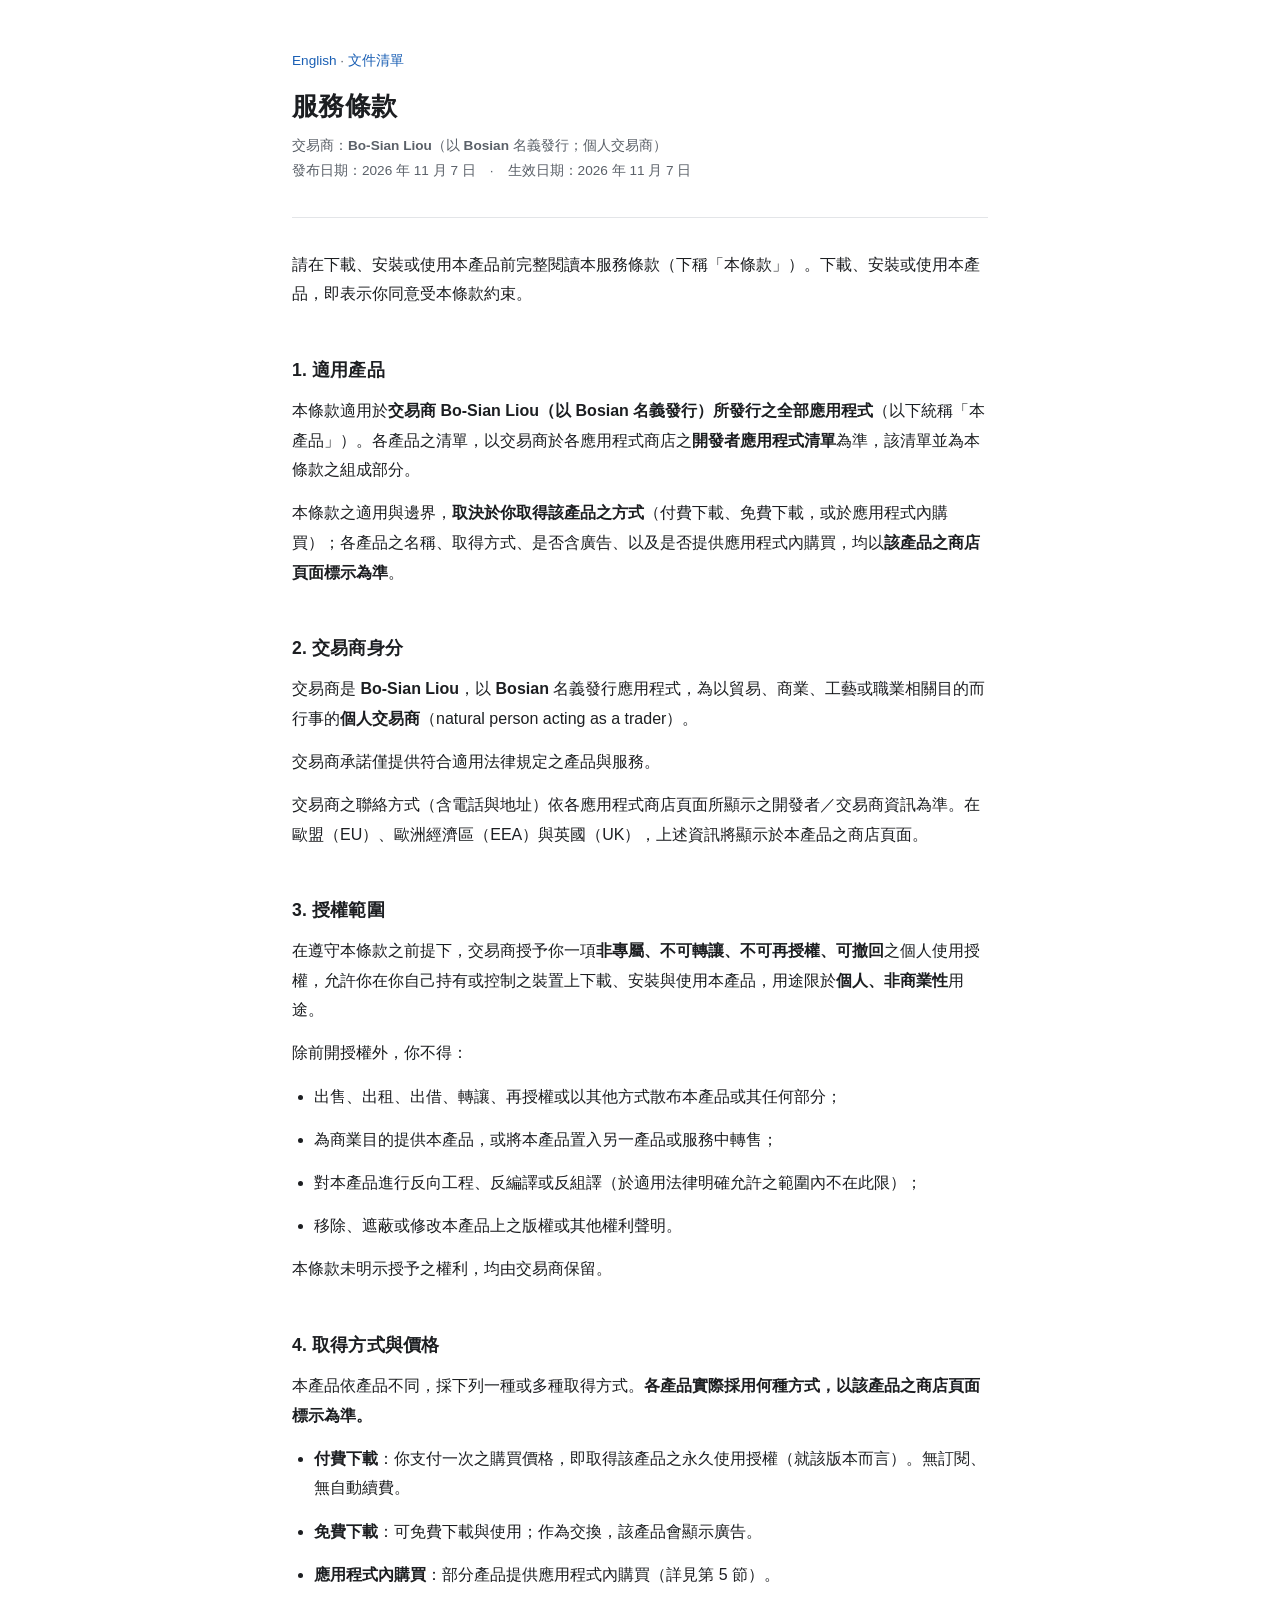
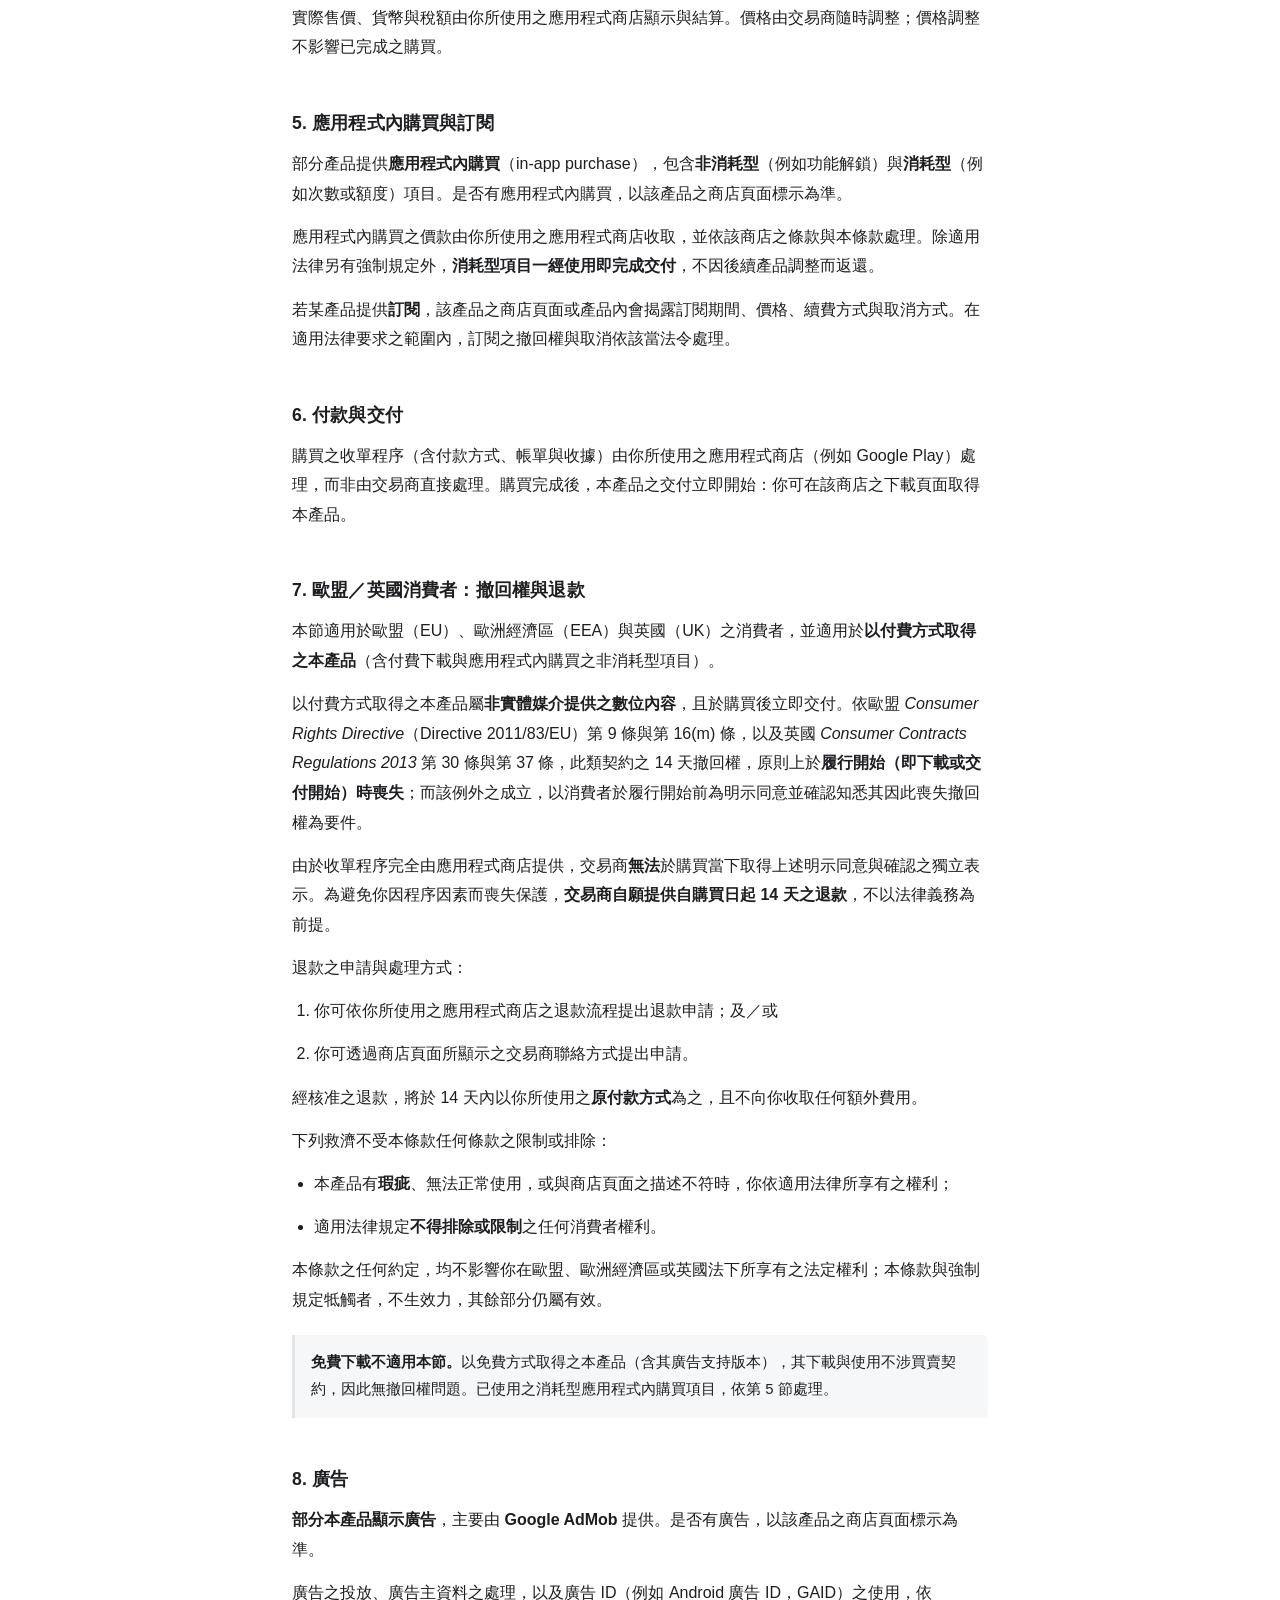
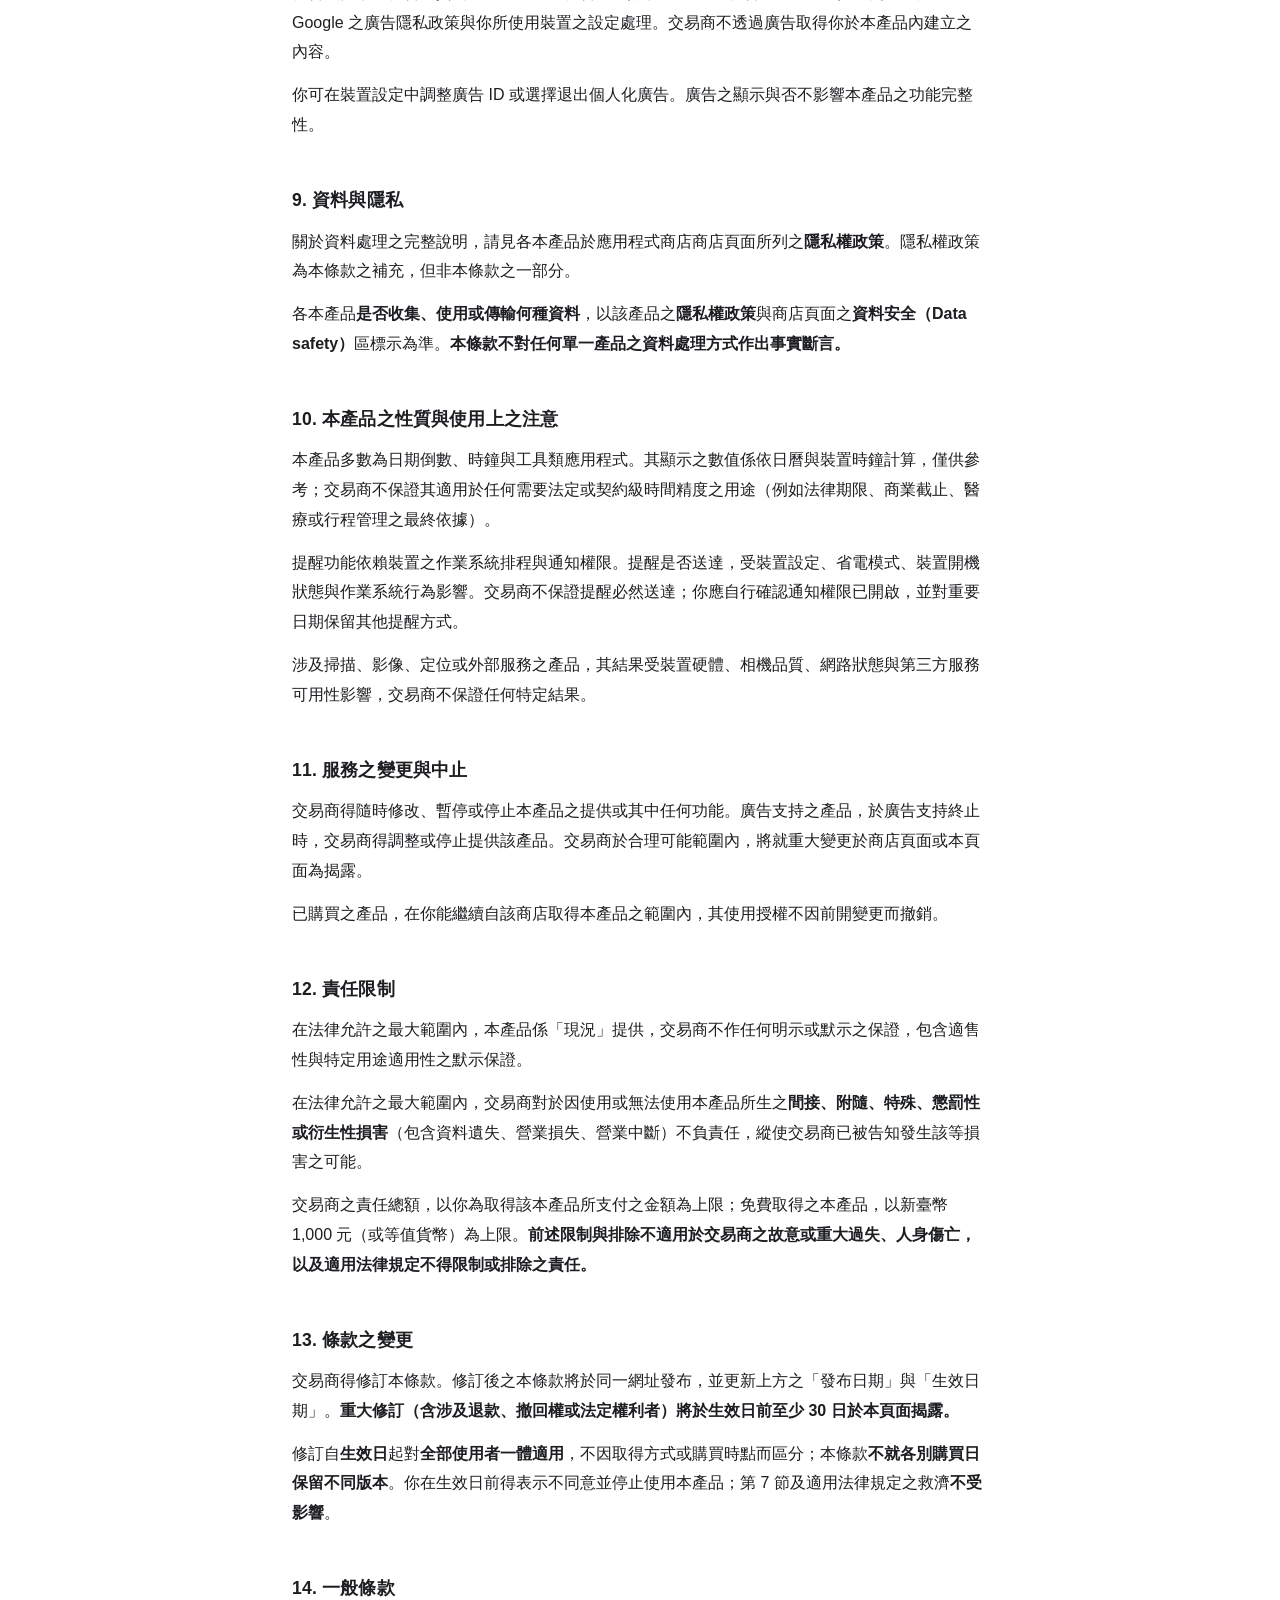
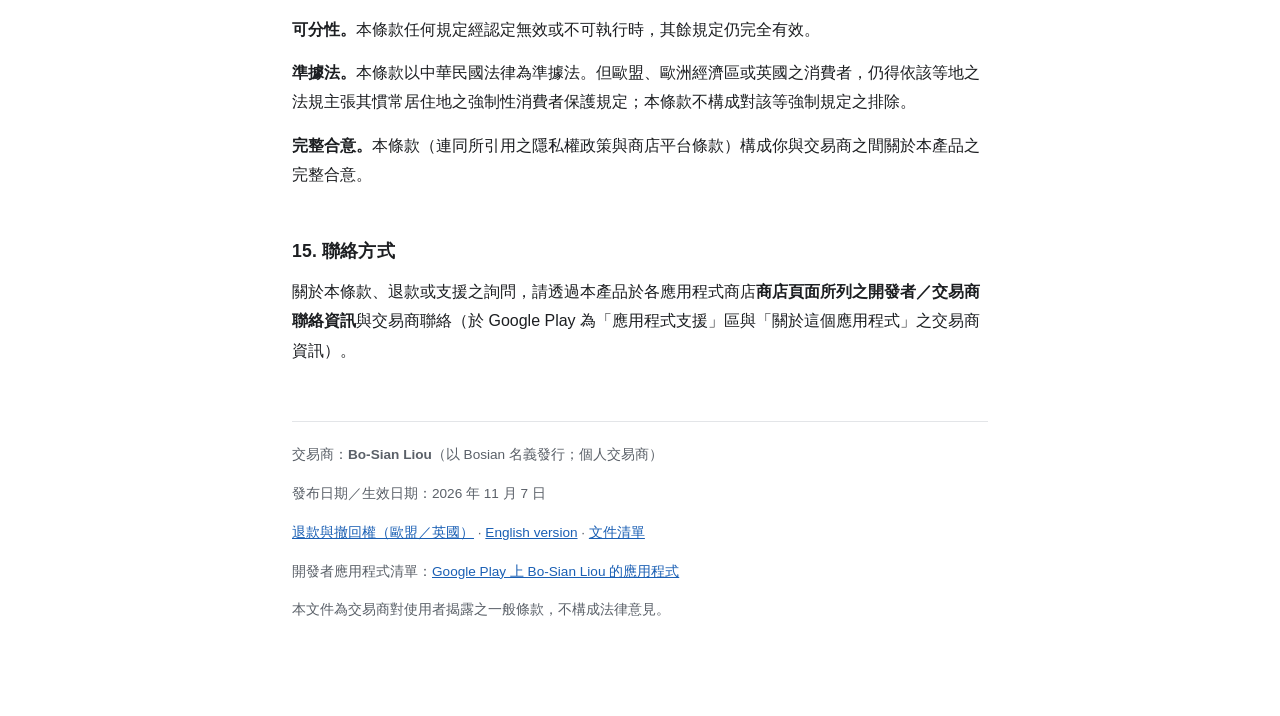
<file: terms.html>
<!DOCTYPE html>
<html lang="zh-Hant">
<head>
<meta charset="utf-8">
<meta name="viewport" content="width=device-width, initial-scale=1">
<title>服務條款 — Bo-Sian Liou (Bosian)</title>
<meta name="description" content="Bo-Sian Liou（Bosian）所發行應用程式之服務條款。">
<link rel="stylesheet" href="assets/style.css">
</head>
<body>
<div class="wrap">

<header class="doc">
  <p class="lang"><a href="terms.en.html">English</a> · <a href="index.html">文件清單</a></p>
  <h1>服務條款</h1>
  <p class="meta">交易商：<strong>Bo-Sian Liou</strong>（以 <strong>Bosian</strong> 名義發行；個人交易商）<br>
  發布日期：2026 年 11 月 7 日　·　生效日期：2026 年 11 月 7 日</p>
</header>

<p>請在下載、安裝或使用本產品前完整閱讀本服務條款（下稱「本條款」）。下載、安裝或使用本產品，即表示你同意受本條款約束。</p>

<h2>1. 適用產品</h2>

<p>本條款適用於<strong>交易商 Bo-Sian Liou（以 Bosian 名義發行）所發行之全部應用程式</strong>（以下統稱「本產品」）。各產品之清單，以交易商於各應用程式商店之<strong>開發者應用程式清單</strong>為準，該清單並為本條款之組成部分。</p>

<p>本條款之適用與邊界，<strong>取決於你取得該產品之方式</strong>（付費下載、免費下載，或於應用程式內購買）；各產品之名稱、取得方式、是否含廣告、以及是否提供應用程式內購買，均以<strong>該產品之商店頁面標示為準</strong>。</p>

<h2>2. 交易商身分</h2>

<p>交易商是 <strong>Bo-Sian Liou</strong>，以 <strong>Bosian</strong> 名義發行應用程式，為以貿易、商業、工藝或職業相關目的而行事的<strong>個人交易商</strong>（natural person acting as a trader）。</p>

<p>交易商承諾僅提供符合適用法律規定之產品與服務。</p>

<p>交易商之聯絡方式（含電話與地址）依各應用程式商店頁面所顯示之開發者／交易商資訊為準。在歐盟（EU）、歐洲經濟區（EEA）與英國（UK），上述資訊將顯示於本產品之商店頁面。</p>

<h2>3. 授權範圍</h2>

<p>在遵守本條款之前提下，交易商授予你一項<strong>非專屬、不可轉讓、不可再授權、可撤回</strong>之個人使用授權，允許你在你自己持有或控制之裝置上下載、安裝與使用本產品，用途限於<strong>個人、非商業性</strong>用途。</p>

<p>除前開授權外，你不得：</p>

<ul>
  <li>出售、出租、出借、轉讓、再授權或以其他方式散布本產品或其任何部分；</li>
  <li>為商業目的提供本產品，或將本產品置入另一產品或服務中轉售；</li>
  <li>對本產品進行反向工程、反編譯或反組譯（於適用法律明確允許之範圍內不在此限）；</li>
  <li>移除、遮蔽或修改本產品上之版權或其他權利聲明。</li>
</ul>

<p>本條款未明示授予之權利，均由交易商保留。</p>

<h2>4. 取得方式與價格</h2>

<p>本產品依產品不同，採下列一種或多種取得方式。<strong>各產品實際採用何種方式，以該產品之商店頁面標示為準。</strong></p>

<ul>
  <li><strong>付費下載</strong>：你支付一次之購買價格，即取得該產品之永久使用授權（就該版本而言）。無訂閱、無自動續費。</li>
  <li><strong>免費下載</strong>：可免費下載與使用；作為交換，該產品會顯示廣告。</li>
  <li><strong>應用程式內購買</strong>：部分產品提供應用程式內購買（詳見第 5 節）。</li>
</ul>

<p>實際售價、貨幣與稅額由你所使用之應用程式商店顯示與結算。價格由交易商隨時調整；價格調整不影響已完成之購買。</p>

<h2>5. 應用程式內購買與訂閱</h2>

<p>部分產品提供<strong>應用程式內購買</strong>（in-app purchase），包含<strong>非消耗型</strong>（例如功能解鎖）與<strong>消耗型</strong>（例如次數或額度）項目。是否有應用程式內購買，以該產品之商店頁面標示為準。</p>

<p>應用程式內購買之價款由你所使用之應用程式商店收取，並依該商店之條款與本條款處理。除適用法律另有強制規定外，<strong>消耗型項目一經使用即完成交付</strong>，不因後續產品調整而返還。</p>

<p>若某產品提供<strong>訂閱</strong>，該產品之商店頁面或產品內會揭露訂閱期間、價格、續費方式與取消方式。在適用法律要求之範圍內，訂閱之撤回權與取消依該當法令處理。</p>

<h2>6. 付款與交付</h2>

<p>購買之收單程序（含付款方式、帳單與收據）由你所使用之應用程式商店（例如 Google Play）處理，而非由交易商直接處理。購買完成後，本產品之交付立即開始：你可在該商店之下載頁面取得本產品。</p>

<h2>7. 歐盟／英國消費者：撤回權與退款</h2>

<p>本節適用於歐盟（EU）、歐洲經濟區（EEA）與英國（UK）之消費者，並適用於<strong>以付費方式取得之本產品</strong>（含付費下載與應用程式內購買之非消耗型項目）。</p>

<p>以付費方式取得之本產品屬<strong>非實體媒介提供之數位內容</strong>，且於購買後立即交付。依歐盟 <em>Consumer Rights Directive</em>（Directive 2011/83/EU）第 9 條與第 16(m) 條，以及英國 <em>Consumer Contracts Regulations 2013</em> 第 30 條與第 37 條，此類契約之 14 天撤回權，原則上於<strong>履行開始（即下載或交付開始）時喪失</strong>；而該例外之成立，以消費者於履行開始前為明示同意並確認知悉其因此喪失撤回權為要件。</p>

<p>由於收單程序完全由應用程式商店提供，交易商<strong>無法</strong>於購買當下取得上述明示同意與確認之獨立表示。為避免你因程序因素而喪失保護，<strong>交易商自願提供自購買日起 14 天之退款</strong>，不以法律義務為前提。</p>

<p>退款之申請與處理方式：</p>

<ol>
  <li>你可依你所使用之應用程式商店之退款流程提出退款申請；及／或</li>
  <li>你可透過商店頁面所顯示之交易商聯絡方式提出申請。</li>
</ol>

<p>經核准之退款，將於 14 天內以你所使用之<strong>原付款方式</strong>為之，且不向你收取任何額外費用。</p>

<p>下列救濟不受本條款任何條款之限制或排除：</p>

<ul>
  <li>本產品有<strong>瑕疵</strong>、無法正常使用，或與商店頁面之描述不符時，你依適用法律所享有之權利；</li>
  <li>適用法律規定<strong>不得排除或限制</strong>之任何消費者權利。</li>
</ul>

<p>本條款之任何約定，均不影響你在歐盟、歐洲經濟區或英國法下所享有之法定權利；本條款與強制規定牴觸者，不生效力，其餘部分仍屬有效。</p>

<p class="note">
<strong>免費下載不適用本節。</strong>以免費方式取得之本產品（含其廣告支持版本），其下載與使用不涉買賣契約，因此無撤回權問題。已使用之消耗型應用程式內購買項目，依第 5 節處理。
</p>

<h2>8. 廣告</h2>

<p><strong>部分本產品顯示廣告</strong>，主要由 <strong>Google AdMob</strong> 提供。是否有廣告，以該產品之商店頁面標示為準。</p>

<p>廣告之投放、廣告主資料之處理，以及廣告 ID（例如 Android 廣告 ID，GAID）之使用，依 Google 之廣告隱私政策與你所使用裝置之設定處理。交易商不透過廣告取得你於本產品內建立之內容。</p>

<p>你可在裝置設定中調整廣告 ID 或選擇退出個人化廣告。廣告之顯示與否不影響本產品之功能完整性。</p>

<h2>9. 資料與隱私</h2>

<p>關於資料處理之完整說明，請見各本產品於應用程式商店商店頁面所列之<strong>隱私權政策</strong>。隱私權政策為本條款之補充，但非本條款之一部分。</p>

<p>各本產品<strong>是否收集、使用或傳輸何種資料</strong>，以該產品之<strong>隱私權政策</strong>與商店頁面之<strong>資料安全（Data safety）</strong>區標示為準。<strong>本條款不對任何單一產品之資料處理方式作出事實斷言。</strong></p>

<h2>10. 本產品之性質與使用上之注意</h2>

<p>本產品多數為日期倒數、時鐘與工具類應用程式。其顯示之數值係依日曆與裝置時鐘計算，僅供參考；交易商不保證其適用於任何需要法定或契約級時間精度之用途（例如法律期限、商業截止、醫療或行程管理之最終依據）。</p>

<p>提醒功能依賴裝置之作業系統排程與通知權限。提醒是否送達，受裝置設定、省電模式、裝置開機狀態與作業系統行為影響。交易商不保證提醒必然送達；你應自行確認通知權限已開啟，並對重要日期保留其他提醒方式。</p>

<p>涉及掃描、影像、定位或外部服務之產品，其結果受裝置硬體、相機品質、網路狀態與第三方服務可用性影響，交易商不保證任何特定結果。</p>

<h2>11. 服務之變更與中止</h2>

<p>交易商得隨時修改、暫停或停止本產品之提供或其中任何功能。廣告支持之產品，於廣告支持終止時，交易商得調整或停止提供該產品。交易商於合理可能範圍內，將就重大變更於商店頁面或本頁面為揭露。</p>

<p>已購買之產品，在你能繼續自該商店取得本產品之範圍內，其使用授權不因前開變更而撤銷。</p>

<h2>12. 責任限制</h2>

<p>在法律允許之最大範圍內，本產品係「現況」提供，交易商不作任何明示或默示之保證，包含適售性與特定用途適用性之默示保證。</p>

<p>在法律允許之最大範圍內，交易商對於因使用或無法使用本產品所生之<strong>間接、附隨、特殊、懲罰性或衍生性損害</strong>（包含資料遺失、營業損失、營業中斷）不負責任，縱使交易商已被告知發生該等損害之可能。</p>

<p>交易商之責任總額，以你為取得該本產品所支付之金額為上限；免費取得之本產品，以新臺幣 1,000 元（或等值貨幣）為上限。<strong>前述限制與排除不適用於交易商之故意或重大過失、人身傷亡，以及適用法律規定不得限制或排除之責任。</strong></p>

<h2>13. 條款之變更</h2>

<p>交易商得修訂本條款。修訂後之本條款將於同一網址發布，並更新上方之「發布日期」與「生效日期」。<strong>重大修訂（含涉及退款、撤回權或法定權利者）將於生效日前至少 30 日於本頁面揭露。</strong></p>

<p>修訂自<strong>生效日</strong>起對<strong>全部使用者一體適用</strong>，不因取得方式或購買時點而區分；本條款<strong>不就各別購買日保留不同版本</strong>。你在生效日前得表示不同意並停止使用本產品；第 7 節及適用法律規定之救濟<strong>不受影響</strong>。

<h2>14. 一般條款</h2>

<p><strong>可分性。</strong>本條款任何規定經認定無效或不可執行時，其餘規定仍完全有效。</p>

<p><strong>準據法。</strong>本條款以中華民國法律為準據法。但歐盟、歐洲經濟區或英國之消費者，仍得依該等地之法規主張其慣常居住地之強制性消費者保護規定；本條款不構成對該等強制規定之排除。</p>

<p><strong>完整合意。</strong>本條款（連同所引用之隱私權政策與商店平台條款）構成你與交易商之間關於本產品之完整合意。</p>

<h2>15. 聯絡方式</h2>

<p>關於本條款、退款或支援之詢問，請透過本產品於各應用程式商店<strong>商店頁面所列之開發者／交易商聯絡資訊</strong>與交易商聯絡（於 Google Play 為「應用程式支援」區與「關於這個應用程式」之交易商資訊）。</p>

<footer class="doc">
  <p>交易商：<strong>Bo-Sian Liou</strong>（以 Bosian 名義發行；個人交易商）</p>
  <p>發布日期／生效日期：2026 年 11 月 7 日</p>
  <p><a href="refund.html">退款與撤回權（歐盟／英國）</a> · <a href="terms.en.html">English version</a> · <a href="index.html">文件清單</a></p>
  <p>開發者應用程式清單：<a href="https://play.google.com/store/apps/developer?id=Bo-Sian+Liou">Google Play 上 Bo-Sian Liou 的應用程式</a></p>
  <p>本文件為交易商對使用者揭露之一般條款，不構成法律意見。</p>
</footer>

</div>
</body>
</html>
</file>
<file: assets/style.css>
:root {
  --fg: #1c1e21;
  --fg-muted: #5a6068;
  --bg: #ffffff;
  --bg-soft: #f6f7f8;
  --line: #e3e5e8;
  --accent: #1a5fb4;
}

@media (prefers-color-scheme: dark) {
  :root {
    --fg: #e8eaed;
    --fg-muted: #9aa0a6;
    --bg: #16181c;
    --bg-soft: #1f2228;
    --line: #2e3238;
    --accent: #8ab4f8;
  }
}

* {
  box-sizing: border-box;
}

body {
  margin: 0;
  padding: 0;
  background: var(--bg);
  color: var(--fg);
  font-family: -apple-system, BlinkMacSystemFont, "Segoe UI", "Noto Sans TC",
    "PingFang TC", "Microsoft JhengHei", Roboto, Helvetica, Arial, sans-serif;
  font-size: 16px;
  line-height: 1.85;
  -webkit-text-size-adjust: 100%;
}

.wrap {
  max-width: 46rem;
  margin: 0 auto;
  padding: 3rem 1.25rem 5rem;
}

header.doc {
  border-bottom: 1px solid var(--line);
  padding-bottom: 1.25rem;
  margin-bottom: 2rem;
}

.lang {
  font-size: 0.85rem;
  color: var(--fg-muted);
  margin-bottom: 1rem;
}

.lang a {
  color: var(--accent);
  text-decoration: none;
}

.lang a:hover {
  text-decoration: underline;
}

h1 {
  font-size: 1.6rem;
  line-height: 1.4;
  margin: 0 0 0.5rem;
  letter-spacing: 0.01em;
}

.meta {
  font-size: 0.85rem;
  color: var(--fg-muted);
}

h2 {
  font-size: 1.1rem;
  margin: 2.4rem 0 0.6rem;
  padding-top: 0.4rem;
  letter-spacing: 0.01em;
}

h3 {
  font-size: 1rem;
  margin: 1.6rem 0 0.4rem;
}

p,
li {
  margin: 0 0 0.85rem;
}

ul,
ol {
  padding-left: 1.4rem;
  margin: 0 0 0.85rem;
}

a {
  color: var(--accent);
}

table {
  width: 100%;
  border-collapse: collapse;
  margin: 1rem 0 1.5rem;
  font-size: 0.92rem;
}

th,
td {
  text-align: left;
  padding: 0.55rem 0.6rem;
  border-bottom: 1px solid var(--line);
  vertical-align: top;
}

th {
  font-weight: 600;
  color: var(--fg-muted);
  font-size: 0.82rem;
  letter-spacing: 0.04em;
  text-transform: uppercase;
}

code {
  font-family: ui-monospace, SFMono-Regular, Menlo, Consolas, monospace;
  font-size: 0.85em;
  background: var(--bg-soft);
  padding: 0.1em 0.35em;
  border-radius: 4px;
  word-break: break-all;
}

.note {
  background: var(--bg-soft);
  border-left: 3px solid var(--line);
  padding: 0.9rem 1rem;
  border-radius: 0 6px 6px 0;
  margin: 1.25rem 0;
  font-size: 0.93rem;
}

.note p:last-child {
  margin-bottom: 0;
}

.callout {
  border: 1px solid var(--line);
  border-radius: 8px;
  padding: 1rem 1.1rem;
  margin: 1.25rem 0;
  font-size: 0.93rem;
}

.callout p:last-child {
  margin-bottom: 0;
}

footer.doc {
  margin-top: 3.5rem;
  padding-top: 1.25rem;
  border-top: 1px solid var(--line);
  font-size: 0.85rem;
  color: var(--fg-muted);
}

footer.doc a {
  color: var(--accent);
}

.doc-list {
  list-style: none;
  padding: 0;
  margin: 1.5rem 0 0;
}

.doc-list li {
  border: 1px solid var(--line);
  border-radius: 8px;
  padding: 0.9rem 1.1rem;
  margin-bottom: 0.75rem;
}

.doc-list a {
  font-weight: 600;
  text-decoration: none;
}

.doc-list a:hover {
  text-decoration: underline;
}

.doc-list span {
  display: block;
  font-size: 0.88rem;
  color: var(--fg-muted);
  margin-top: 0.15rem;
}
</file>
